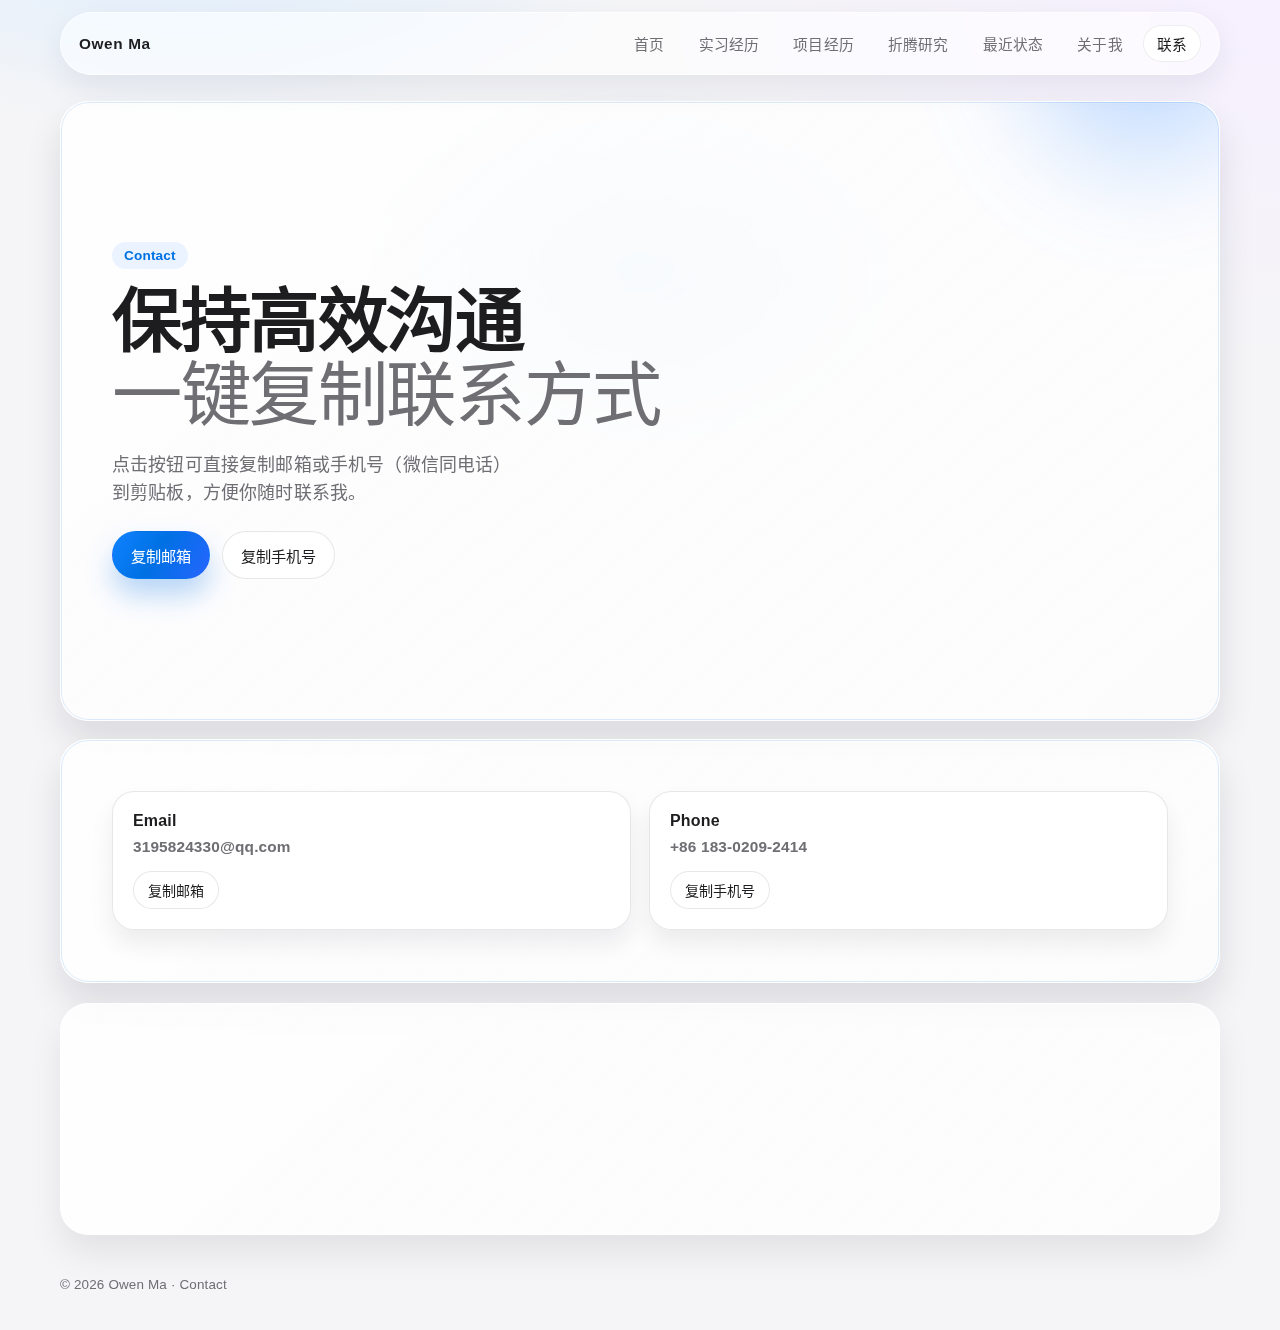
<file: contact.html>
<!doctype html>
<html lang="zh-CN">
  <head>
    <meta charset="utf-8" />
    <meta name="viewport" content="width=device-width, initial-scale=1" />
    <title>联系 | 马炫轩</title>
    <meta name="description" content="联系马炫轩：复制邮箱、复制手机号、简历下载" />
    <link rel="stylesheet" href="./styles.css" />
  </head>
  <body>
    <div class="scroll-progress" aria-hidden="true"></div>
    <header class="site-header">
      <a class="brand" href="./index.html">Owen Ma</a>
      <button class="menu-toggle" aria-expanded="false" aria-controls="site-nav">菜单</button>
      <nav id="site-nav" class="site-nav">
        <a href="./index.html">首页</a>
        <a href="./internship.html">实习经历</a>
        <a href="./projects.html">项目经历</a>
        <a href="./research.html">折腾研究</a>
        <a href="./status.html">最近状态</a>
        <a href="./about.html">关于我</a>
        <a href="./contact.html">联系</a>
      </nav>
    </header>

    <main>
      <section class="hero">
        <div class="reveal-card" data-reveal>
          <p class="eyebrow">Contact</p>
          <h1>
            保持高效沟通<br />
            <span>一键复制联系方式</span>
          </h1>
          <p class="lead">点击按钮可直接复制邮箱或手机号（微信同电话）到剪贴板，方便你随时联系我。</p>
          <div class="hero-actions">
            <button class="btn primary copy-btn" type="button" data-copy-text="3195824330@qq.com" data-copy-label="复制邮箱">
              复制邮箱
            </button>
            <button class="btn secondary copy-btn" type="button" data-copy-text="18302092414" data-copy-label="复制手机号">
              复制手机号
            </button>
          </div>
        </div>
        <figure class="hero-media reveal-card tilt-card" data-reveal>
          <!-- <img src="" alt="马炫轩头像" /> -->
          <figcaption class="badge">Open for Data / AI / Digital Roles</figcaption>
        </figure>
      </section>

      <section>
        <div class="grid two-col">
          <article class="card contact-card reveal-card tilt-card" data-reveal>
            <strong>Email</strong>
            <p class="contact-value">3195824330@qq.com</p>
            <div class="contact-actions">
              <button class="btn secondary copy-btn copy-compact" type="button" data-copy-text="3195824330@qq.com" data-copy-label="复制邮箱">
                复制邮箱
              </button>
            </div>
          </article>

          <article class="card contact-card reveal-card tilt-card" data-reveal>
            <strong>Phone</strong>
            <p class="contact-value">+86 183-0209-2414</p>
            <div class="contact-actions">
              <button class="btn secondary copy-btn copy-compact" type="button" data-copy-text="+86 183-0209-2414" data-copy-label="复制手机号">
                复制手机号
              </button>
            </div>
          </article>
        </div>
      </section>

      <section>
        <div class="title-row reveal-card" data-reveal>
          <h2>简历下载</h2>
          <p class="sub">中英文版本</p>
        </div>
        <div class="hero-actions">
          <a class="btn primary reveal-card" data-reveal href="./简历/AI+产品.pdf" download>下载AI+产品简历</a>
          <a class="btn secondary reveal-card" data-reveal href="./简历/技术面.pdf" download>下载技术面简历</a>
          <a class="btn tertiary reveal-card" data-reveal href="./Owen Ma Resume.pdf" download>Download English Resume</a>
        </div>
      </section>
    </main>

    <footer>© 2026 Owen Ma · Contact</footer>
    <script src="./script.js"></script>
  </body>
</html>
</file>
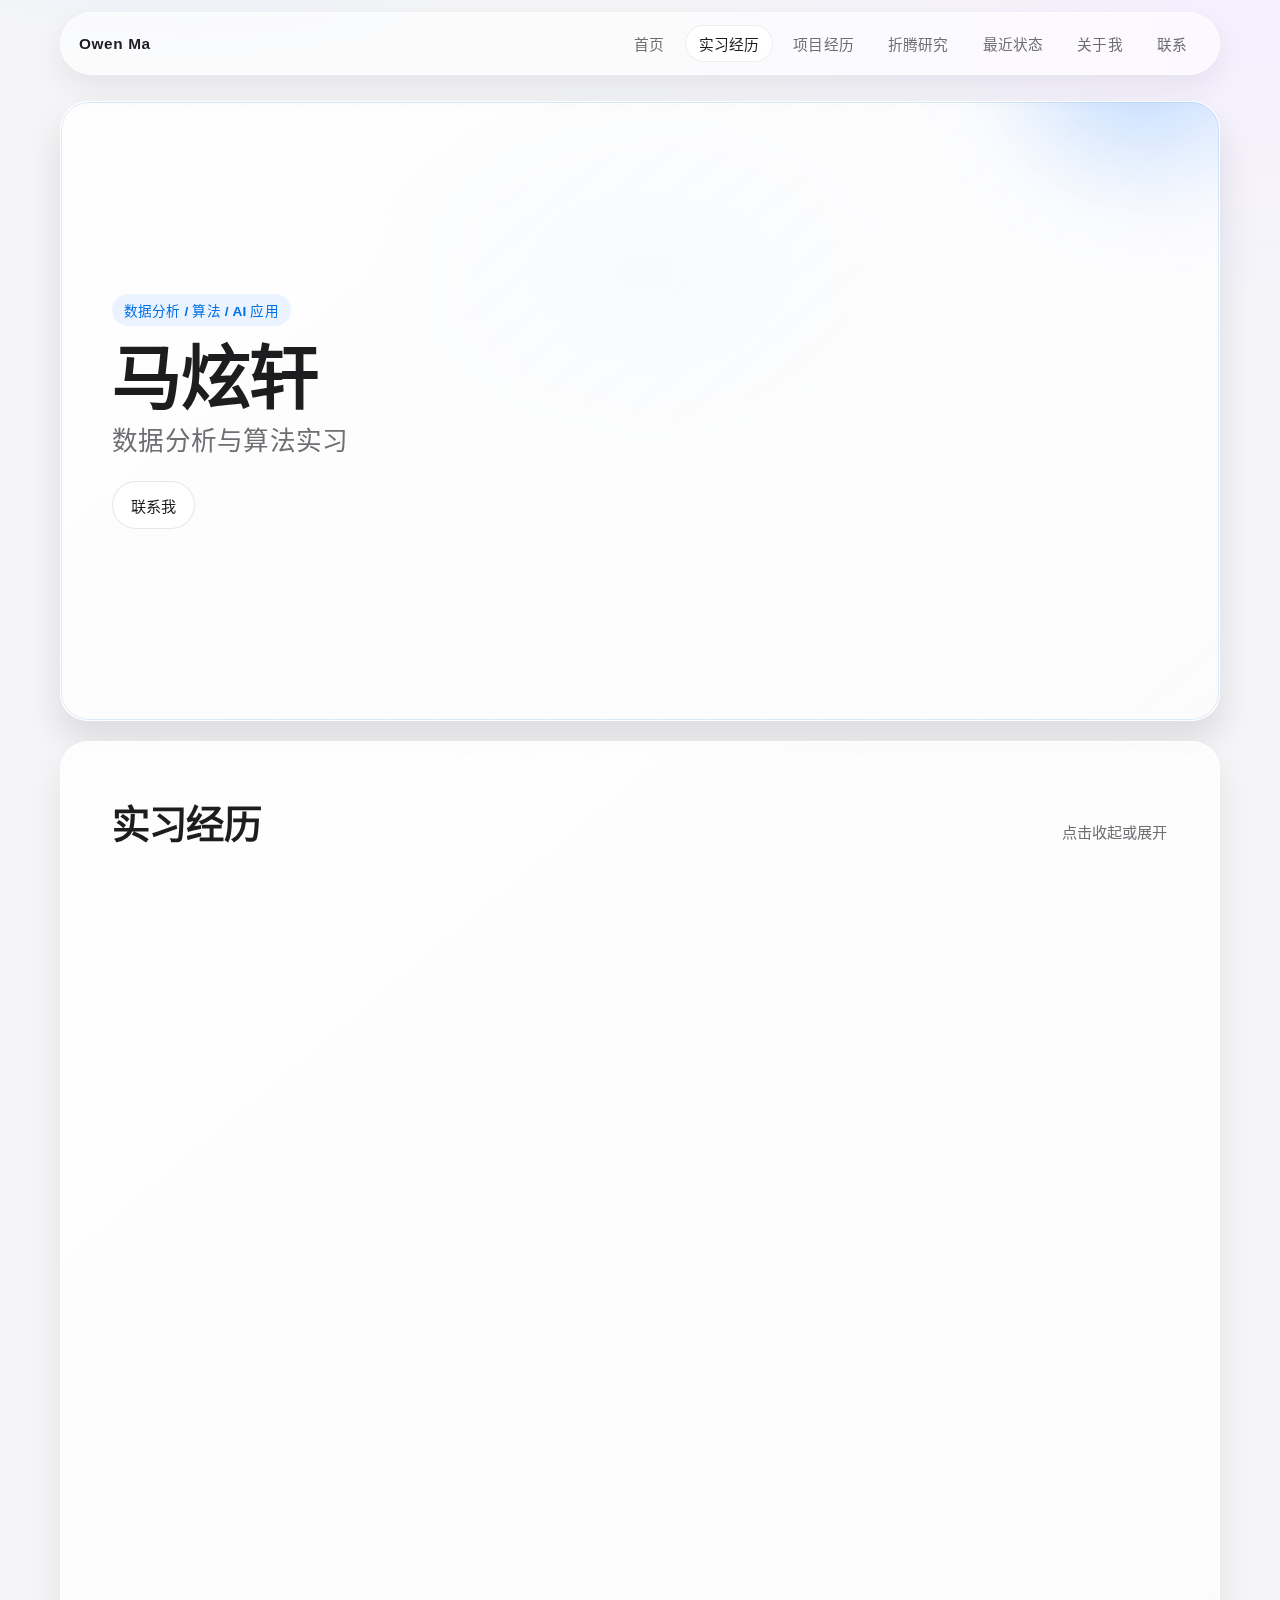
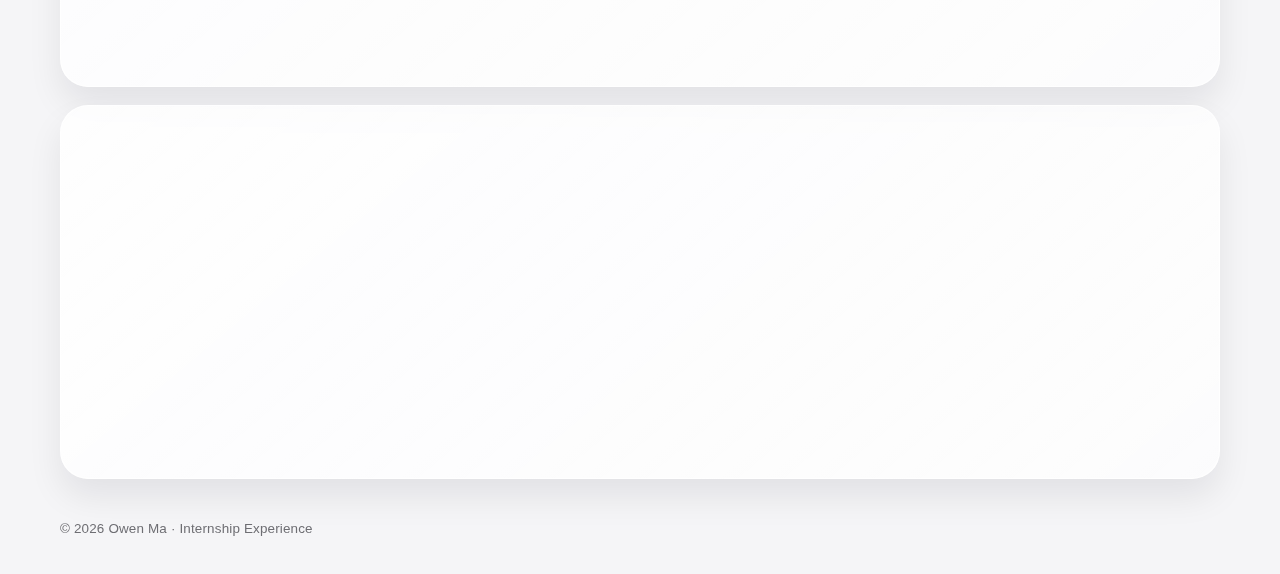
<file: internship.html>
<!doctype html>
<html lang="zh-CN">
  <head>
    <meta charset="utf-8" />
    <meta name="viewport" content="width=device-width, initial-scale=1" />
    <title>实习经历 | 马炫轩</title>
    <meta name="description" content="马炫轩的三段实习经历：广州标点信息、广州智算信息、金域医学。" />
    <link rel="stylesheet" href="./styles.css" />
  </head>
  <body>
    <div class="scroll-progress" aria-hidden="true"></div>
    <header class="site-header">
      <a class="brand" href="./index.html">Owen Ma</a>
      <button class="menu-toggle" aria-expanded="false" aria-controls="site-nav">菜单</button>
      <nav id="site-nav" class="site-nav">
        <a href="./index.html">首页</a>
        <a href="./internship.html">实习经历</a>
        <a href="./projects.html">项目经历</a>
        <a href="./research.html">折腾研究</a>
        <a href="./status.html">最近状态</a>
        <a href="./about.html">关于我</a>
        <a href="./contact.html">联系</a>
      </nav>
    </header>

    <main>
      <section class="hero">
        <div class="reveal-card" data-reveal>
          <p class="eyebrow">数据分析 / 算法 / AI 应用</p>
          <h1>
            马炫轩<br />
            <!-- <span>实习经历</span> -->
            <span class="hero-role">数据分析与算法实习</span>
          </h1>
          <!-- <p class="lead">点击卡片展开</p> -->
          <div class="hero-actions">
            <a class="btn secondary" href="./contact.html">联系我</a>
          </div>
        </div>
        <figure class="hero-media reveal-card" data-reveal>
          <figcaption class="badge">Owen Ma · Data Science Intern</figcaption>
        </figure>
      </section>

      <section>
        <div class="title-row reveal-card" data-reveal>
          <h2>实习经历</h2>
          <p class="sub">点击收起或展开</p>
        </div>

        <div class="detail-list">
          <details class="detail-card reveal-card" data-reveal open>
            <summary>
              <div class="detail-head">
                <h3>1) 广州标点信息 · 产品部数据分析实习生</h3>
                <p>2025.07 - 2025.08</p>
              </div>
              <span class="detail-switch" aria-hidden="true"></span>
            </summary>
            <div class="detail-body">
              <ul class="bullet-list">
                <li>运用波士顿矩阵、CR4/CR8 等市场分析方法，结合数据库数据完成肿瘤药物和抗真菌药物市场分析报告，为产品策略提供数据支撑。</li>
                <li>开发自动化数据分析与办公小程序，使用 ngram、余弦相似度等传统 NLP 与数据处理方法，将日常处理时间从 1 天缩短至 15 分钟。</li>
                <li>参与医药专家数据库的日常维护与更新，熟悉大陆药品市场、一致性评价、医保药品政策，以及 NMPA、CE、ISO 13485 等相关体系。</li>
              </ul>
              <div class="stack-row"><span>Boston Matrix</span><span>CR4 / CR8</span><span>NLP</span><span>Data Analysis</span></div>
              <!-- <figure class="detail-media">
                <svg class="detail-thumb" viewBox="0 0 220 160" role="img" aria-label="广州标点信息实习配图" xmlns="http://www.w3.org/2000/svg">
                  <defs>
                    <linearGradient id="g-intern-1" x1="0" y1="0" x2="1" y2="1">
                      <stop offset="0" stop-color="#eaf3ff" />
                      <stop offset="1" stop-color="#ffffff" />
                    </linearGradient>
                  </defs>
                  <rect width="220" height="160" rx="18" fill="url(#g-intern-1)" />
                  <circle cx="70" cy="72" r="34" fill="#0071e3" opacity="0.14" />
                  <rect x="46" y="60" width="48" height="24" rx="12" fill="#0071e3" opacity="0.72" />
                  <rect x="70" y="60" width="24" height="24" rx="12" fill="#ffffff" />
                  <rect x="126" y="88" width="12" height="34" rx="6" fill="#3455ff" opacity="0.72" />
                  <rect x="146" y="72" width="12" height="50" rx="6" fill="#0071e3" opacity="0.72" />
                  <rect x="166" y="56" width="12" height="66" rx="6" fill="#8bc6ff" opacity="0.95" />
                  <text x="18" y="142" font-family="Segoe UI, PingFang SC, sans-serif" font-size="14" fill="#324456">Market &amp; Data</text>
                </svg>
              </figure> -->
            </div>
          </details>

          <details class="detail-card reveal-card" data-reveal open>
            <summary>
              <div class="detail-head">
                <h3>2) 广州智算信息 · 数字政府业务线算法实习生</h3>
                <p>2025.10 - 2026.03</p>
              </div>
              <span class="detail-switch" aria-hidden="true"></span>
            </summary>
            <div class="detail-body">
              <ul class="bullet-list">
                <li>参与边检系统开发，围绕新疆边境安全实现开发人员跟踪、敌我识别、大模型推训一体等功能，减少人工盯监控时长，提升巡逻与出警针对性。</li>
                <li>参与 AI+人才匹配项目，借助岗位规范化描述与大模型语义匹配，兼顾企业需求与个人求职多样性，已支持多家签约企业落地。</li>
                <li>参与小智知识库开发，完成文本分块策略、BM25 + 向量索引、上下文记忆管理与接口服务化，支持 3+ 业务线智能应用落地，并用于港科广化学实验室论文管理与实验辅助。</li>
                <li>设计员工交接与自动化办公系统，接入知识库、MCP 主流协议与 DOC 暂存能力；公司 11 月内部智能体大赛获一等奖并立项 5 万。相关产品：<a href="https://www.skime.space/" target="_blank" rel="noreferrer">https://www.skime.space/</a></li>
              </ul>
              <div class="stack-row"><span>LLM</span><span>BM25</span><span>Vector Search</span><span>MCP</span></div>
              <!-- <figure class="detail-media"> -->
                <!-- <svg class="detail-thumb" viewBox="0 0 220 160" role="img" aria-label="广州智算信息实习配图" xmlns="http://www.w3.org/2000/svg">
                  <defs>
                    <linearGradient id="g-intern-2" x1="0" y1="0" x2="1" y2="1">
                      <stop offset="0" stop-color="#f6f0ff" />
                      <stop offset="1" stop-color="#ffffff" />
                    </linearGradient>
                  </defs>
                  <rect width="220" height="160" rx="18" fill="url(#g-intern-2)" />
                  <path d="M110 28l56 18v38c0 36-24 62-56 76C78 146 54 120 54 84V46l56-18z" fill="#3455ff" opacity="0.14" />
                  <path d="M110 40l44 14v29c0 28-18 49-44 60-26-11-44-32-44-60V54l44-14z" fill="#0071e3" opacity="0.55" />
                  <circle cx="84" cy="82" r="5" fill="#ffffff" />
                  <circle cx="110" cy="64" r="5" fill="#ffffff" />
                  <circle cx="136" cy="82" r="5" fill="#ffffff" />
                  <circle cx="110" cy="104" r="5" fill="#ffffff" />
                  <path d="M84 82L110 64L136 82L110 104L84 82Z" fill="none" stroke="#ffffff" stroke-width="2" opacity="0.9" />
                  <text x="18" y="142" font-family="Segoe UI, PingFang SC, sans-serif" font-size="14" fill="#324456">Gov &amp; AI</text>
                </svg> -->
              <!-- </figure> -->
            </div>
          </details>

          <details class="detail-card reveal-card" data-reveal open>
            <summary>
              <div class="detail-head">
                <h3>3) 金域医学 · 人工智能与数据科学算法实习生</h3>
                <p>2026.03 - 2026.04</p>
              </div>
              <span class="detail-switch" aria-hidden="true"></span>
            </summary>
            <div class="detail-body">
              <ul class="bullet-list">
                <li>开发双链 DNA、念珠菌丝等细胞识别、检测、分割、分类算法，并部署到医院医疗设备厂商生产环境。</li>
                <li>参与诊疗报告智能体开发，参考小荷健康、百川医疗、蚂蚁阿福等竞品，建设垂直第三方检测数据库，支持原始数据与文献跳转的可解释能力。</li>
                <li>离职前完成内部测试，并接入 PubMed，增强报告生成与医学检索能力。</li>
              </ul>
              <div class="stack-row"><span>CV</span><span>Medical AI</span><span>RAG</span><span>PubMed</span></div>
              <!-- <figure class="detail-media">
                <svg class="detail-thumb" viewBox="0 0 220 160" role="img" aria-label="金域医学实习配图" xmlns="http://www.w3.org/2000/svg">
                  <defs>
                    <linearGradient id="g-intern-3" x1="0" y1="0" x2="1" y2="1">
                      <stop offset="0" stop-color="#d8ecff" />
                      <stop offset="1" stop-color="#ffffff" />
                    </linearGradient>
                  </defs>
                  <rect width="220" height="160" rx="18" fill="url(#g-intern-3)" />
                  <circle cx="84" cy="66" r="26" fill="#0071e3" opacity="0.14" />
                  <rect x="96" y="48" width="62" height="16" rx="8" fill="#0071e3" opacity="0.6" />
                  <rect x="110" y="64" width="18" height="38" rx="9" fill="#0071e3" opacity="0.6" />
                  <rect x="102" y="98" width="86" height="14" rx="7" fill="#3455ff" opacity="0.18" />
                  <rect x="92" y="112" width="106" height="12" rx="6" fill="#3455ff" opacity="0.12" />
                  <path d="M140 64c0 12-10 22-22 22" fill="none" stroke="#ffffff" stroke-width="3" opacity="0.9" />
                  <text x="18" y="142" font-family="Segoe UI, PingFang SC, sans-serif" font-size="14" fill="#324456">Medical AI</text>
                </svg>
              </figure> -->
            </div>
          </details>
        </div>
      </section>

      <section>
        <div class="title-row reveal-card" data-reveal>
          <h2>阶段总结</h2>
          <p class="sub">三段实习的核心能力沉淀</p>
        </div>
        <div class="summary-grid">
          <article class="summary-item reveal-card tilt-card" data-reveal>
            <h3>医药市场分析</h3>
            <p>完成药物市场研究、数据库维护与自动化分析提效。</p>
          </article>
          <article class="summary-item reveal-card tilt-card" data-reveal>
            <h3>数字政府与知识库</h3>
            <p>覆盖边检、人才匹配、知识库与办公自动化场景。</p>
          </article>
          <article class="summary-item reveal-card tilt-card" data-reveal>
            <h3>医疗 AI 落地</h3>
            <p>完成医学图像算法部署与诊疗报告智能体能力接入。</p>
          </article>
        </div>
      </section>
    </main>

    <footer>© 2026 Owen Ma · Internship Experience</footer>
    <script src="./script.js"></script>
  </body>
</html>
</file>
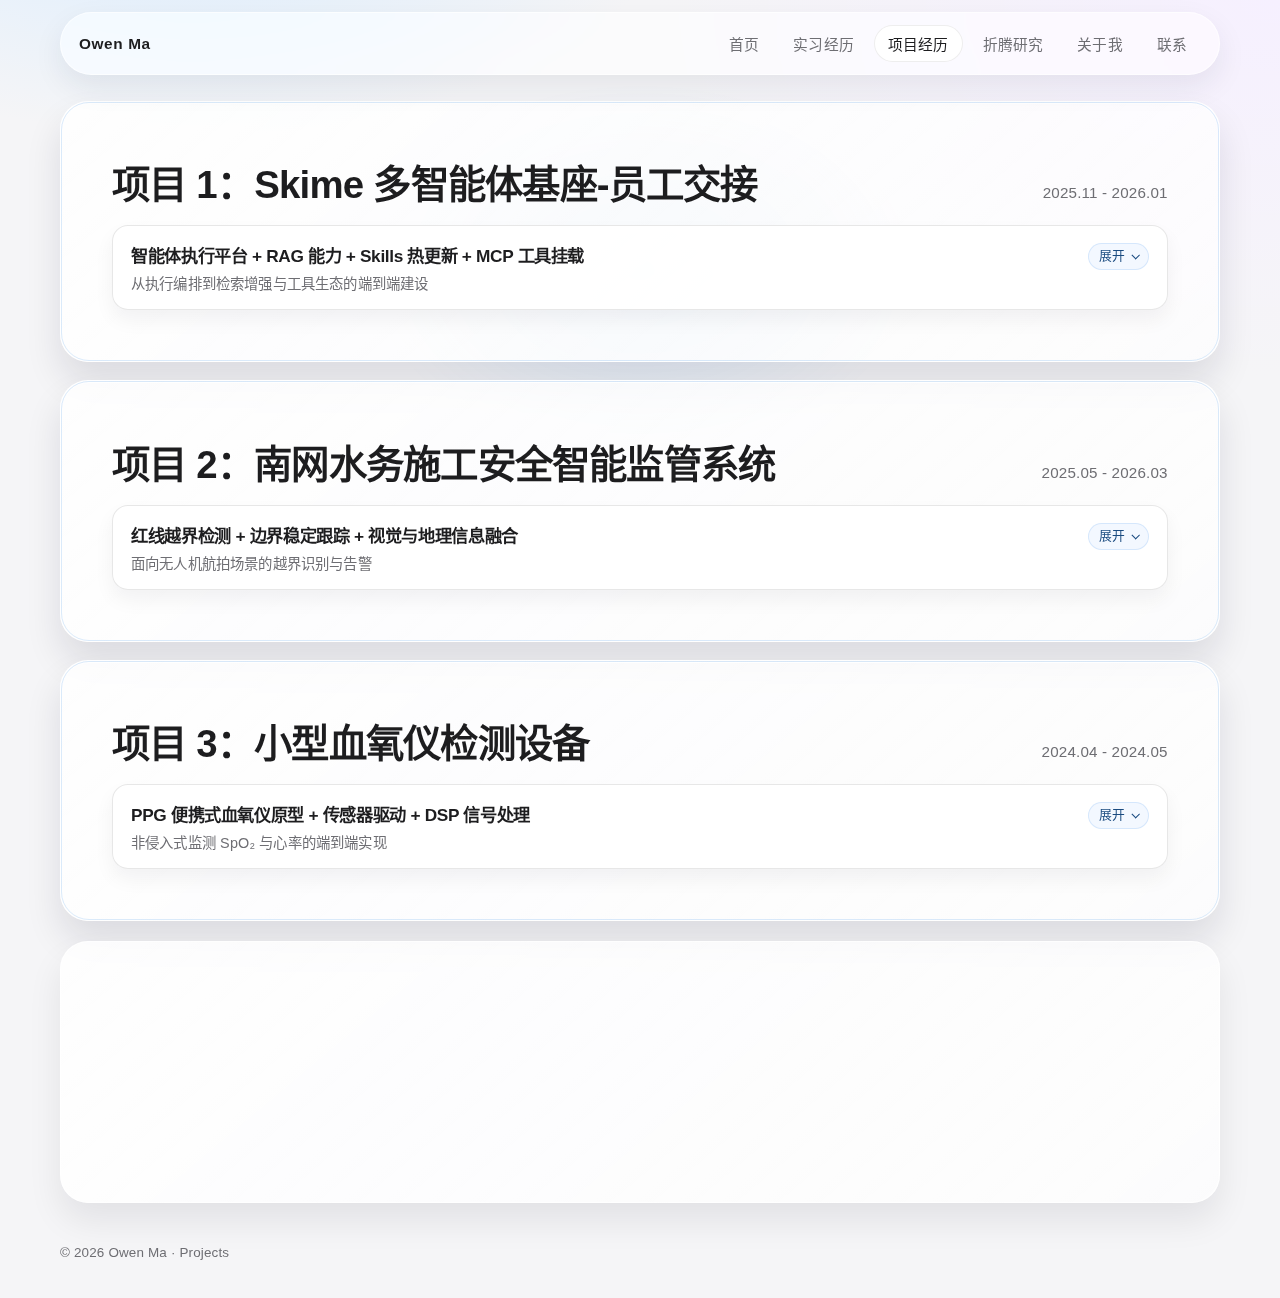
<file: projects.html>
<!doctype html>
<html lang="zh-CN">
  <head>
    <meta charset="utf-8" />
    <meta name="viewport" content="width=device-width, initial-scale=1" />
    <title>项目经历 | 马炫轩</title>
    <meta name="description" content="马炫轩项目经历：多智能体平台、施工安全智能监管、血氧仪原型、医学术语规范化" />
    <link rel="stylesheet" href="./styles.css" />
  </head>
  <body>
    <div class="scroll-progress" aria-hidden="true"></div>
    <header class="site-header">
      <a class="brand" href="./index.html">Owen Ma</a>
      <button class="menu-toggle" aria-expanded="false" aria-controls="site-nav">菜单</button>
      <nav id="site-nav" class="site-nav">
        <a href="./index.html">首页</a>
        <a href="./internship.html">实习经历</a>
        <a href="./projects.html">项目经历</a>
        <a href="./research.html">折腾研究</a>
        <a href="./about.html">关于我</a>
        <a href="./contact.html">联系</a>
      </nav>
    </header>

    <main>


      <section>
        <div class="title-row reveal-card" data-reveal>

          <h2>项目 1：Skime 多智能体基座-员工交接</h2>
          <p class="sub">2025.11 - 2026.01</p>
        </div>

        <details class="detail-card reveal-card" data-reveal>
          <summary>
            <div class="detail-head">
              <h3>智能体执行平台 + RAG 能力 + Skills 热更新 + MCP 工具挂载</h3>
              <p>从执行编排到检索增强与工具生态的端到端建设</p>
            </div>
            <span class="detail-switch" aria-hidden="true"></span>
          </summary>
          <div class="detail-body">
            <ul class="bullet-list">
              <li>平台搭建：基于 FastAPI + 内置 Agents SDK 搭建智能体执行平台，完善任务执行与工具调用流程。</li>
              <li>文档切分：引入 LangChain 的 RecursiveCharacterTextSplitter，实现中英文友好的文档智能切分，并设计降级策略保障 RAG 服务可用性。</li>
              <li>RAG 端到端：Embedding + ChromaDB 完成文档切分、向量化、持久化与相似度检索，构建可复用的检索增强链路。</li>
              <li>Skills 体系：以 SKILL.md + YAML 为载体定义 Agent Skills，通过 SkillRegistryWatchdog 监控实现技能热更新；在智能体侧暴露 load_skill 工具按需加载技能指令，降低上下文压力。</li>
              <li>MCP 管理：平台侧通过 MCPService 管理多种传输方式的 MCP Server，并按 Agent 挂载工具；接入 Code Index MCP，提供代码检索、符号索引与文件系统访问能力。</li>
            </ul>
            <p class="project-result">成果：完成公司 11 月智能体大赛员工交接业务项目内部立项交付；后续独立尝试教育、医药数据项目落地（https://www.skime.space/）。</p>
            <div class="stack-row">
              <span>FastAPI</span>
              <span>Agents SDK</span>
              <span>LangChain</span>
              <span>ChromaDB</span>
              <span>RAG</span>
              <span>MCP</span>
            </div>
          </div>
        </details>
      </section>

      <section>
        <div class="title-row reveal-card" data-reveal>
          <h2>项目 2：南网水务施工安全智能监管系统</h2>
          <p class="sub">2025.05 - 2026.03</p>
        </div>

        <!-- <details class="detail-card reveal-card" data-reveal open> -->
        <details class="detail-card reveal-card" data-reveal>
          <summary>
            <div class="detail-head">
              <h3>红线越界检测 + 边界稳定跟踪 + 视觉与地理信息融合</h3>
              <p>面向无人机航拍场景的越界识别与告警</p>
            </div>
            <span class="detail-switch" aria-hidden="true"></span>
          </summary>
          <div class="detail-body">
            <ul class="bullet-list">
              <li>问题定义：针对红线边界不规则、镜头移动导致边界难以稳定的问题，从纯视觉到地理信息融合设计多套落地方案。</li>
              <li>方案 1（固定镜头）：掩膜 + 目标检测实现越界检测，并加入 30 秒停留判定降低误报。</li>
              <li>方案 2（红线跟踪）：ORB/SIFT 特征匹配 + SAM 分割 + 光流实现红线在运动镜头下的稳定跟踪与越界判定。</li>
              <li>方案 3（地理信息融合）：基于 GPS / 正射影像的经纬度红线映射算法，实现分割式越界检测与空间误差控制。</li>
              <li>工程落地：算法模块接入南网智脑系统，形成可调用的巡检能力组件。</li>
            </ul>
            <p class="project-result">成果：可减少约 80% 的巡检工作量；实现施工越界判断，误差小于 10 米；提交 1 篇基于 DETR 的无人机密集人群识别论文，为项目提供理论支撑。</p>
            <div class="stack-row">
              <span>UAV Vision</span>
              <span>Detection / Segmentation</span>
              <span>ORB / SIFT</span>
              <span>SAM</span>
              <span>Optical Flow</span>
              <span>DETR</span>
              <span>GIS</span>
            </div>
          </div>
        </details>
      </section>

      <section>
        <div class="title-row reveal-card" data-reveal>
          <h2>项目 3：小型血氧仪检测设备</h2>
          <p class="sub">2024.04 - 2024.05</p>
        </div>

        <details class="detail-card reveal-card" data-reveal>
          <summary>
            <div class="detail-head">
              <h3>PPG 便携式血氧仪原型 + 传感器驱动 + DSP 信号处理</h3>
              <p>非侵入式监测 SpO₂ 与心率的端到端实现</p>
            </div>
            <span class="detail-switch" aria-hidden="true"></span>
          </summary>
          <div class="detail-body">
            <ul class="bullet-list">
              <li>项目目标：开发基于光电容积描记法（PPG）的便携式血氧仪原型，用于非侵入式监测血氧饱和度与心率。</li>
              <li>硬件实现：独立负责电路连接与系统调试；采用 STM32 MCU 作为控制核心，配合 MAX30102 传感器与 0.96 寸 OLED 屏进行数据采集与显示。</li>
              <li>算法实现：采用 DSP 方法对原始光电信号进行降噪与滤波，通过傅里叶变换提取有效频域特征，计算 SpO₂ 与 HR 指标。</li>
              <li>系统集成：完成传感器驱动、数据链路与显示链路联调，形成可演示的原型闭环。</li>
            </ul>
            <div class="stack-row">
              <span>STM32</span>
              <span>MAX30102</span>
              <span>PPG</span>
              <span>DSP</span>
              <span>FFT</span>
              <span>OLED</span>
            </div>
          </div>
        </details>
      </section>

      <section>
        <div class="title-row reveal-card" data-reveal>
          <h2>项目 4：基于中文医学大模型的医学术语规范化</h2>
          <p class="sub">2025.03 - 2025.04</p>
        </div>

        <details class="detail-card reveal-card" data-reveal>
          <summary>
            <div class="detail-head">
              <h3>粗筛 + 精判双阶段匹配 + 轻量化协同映射</h3>
              <p>面向临床术语不一致的标准化落地方案</p>
            </div>
            <span class="detail-switch" aria-hidden="true"></span>
          </summary>
          <div class="detail-body">
            <ul class="bullet-list">
              <li>问题背景：临床医生书写术语存在大量不一致（如“心梗”与“心肌梗死”），阻碍医疗数据标准化与后续分析。</li>
              <li>方案设计：提出基于 BERT 的中文大模型协同映射方法，结合相似度计算与文本对匹配的优势，先粗筛后精判。</li>
              <li>工程特点：提供轻量化、低运算成本的双模型匹配机制，兼顾召回与精度，便于在业务系统中部署。</li>
              <li>竞赛结果：在广东生物医学工程设计竞赛（大数据类命题赛道）获得二等奖。</li>
            </ul>
            <p class="project-result">指标：Accuracy 0.8529，Recall 0.7810，F1 0.7709，平均 BLEU 0.4151，平均 ROUGE-1 F1 0.8865。</p>
            <div class="stack-row">
              <span>BERT</span>
              <span>Chinese NLP</span>
              <span>Semantic Similarity</span>
              <span>Text Pair Matching</span>
              <span>Term Normalization</span>
            </div>
          </div>
        </details>
      </section>
    </main>

    <footer>© 2026 Owen Ma · Projects</footer>
    <script src="./script.js"></script>
  </body>
</html>
</file>
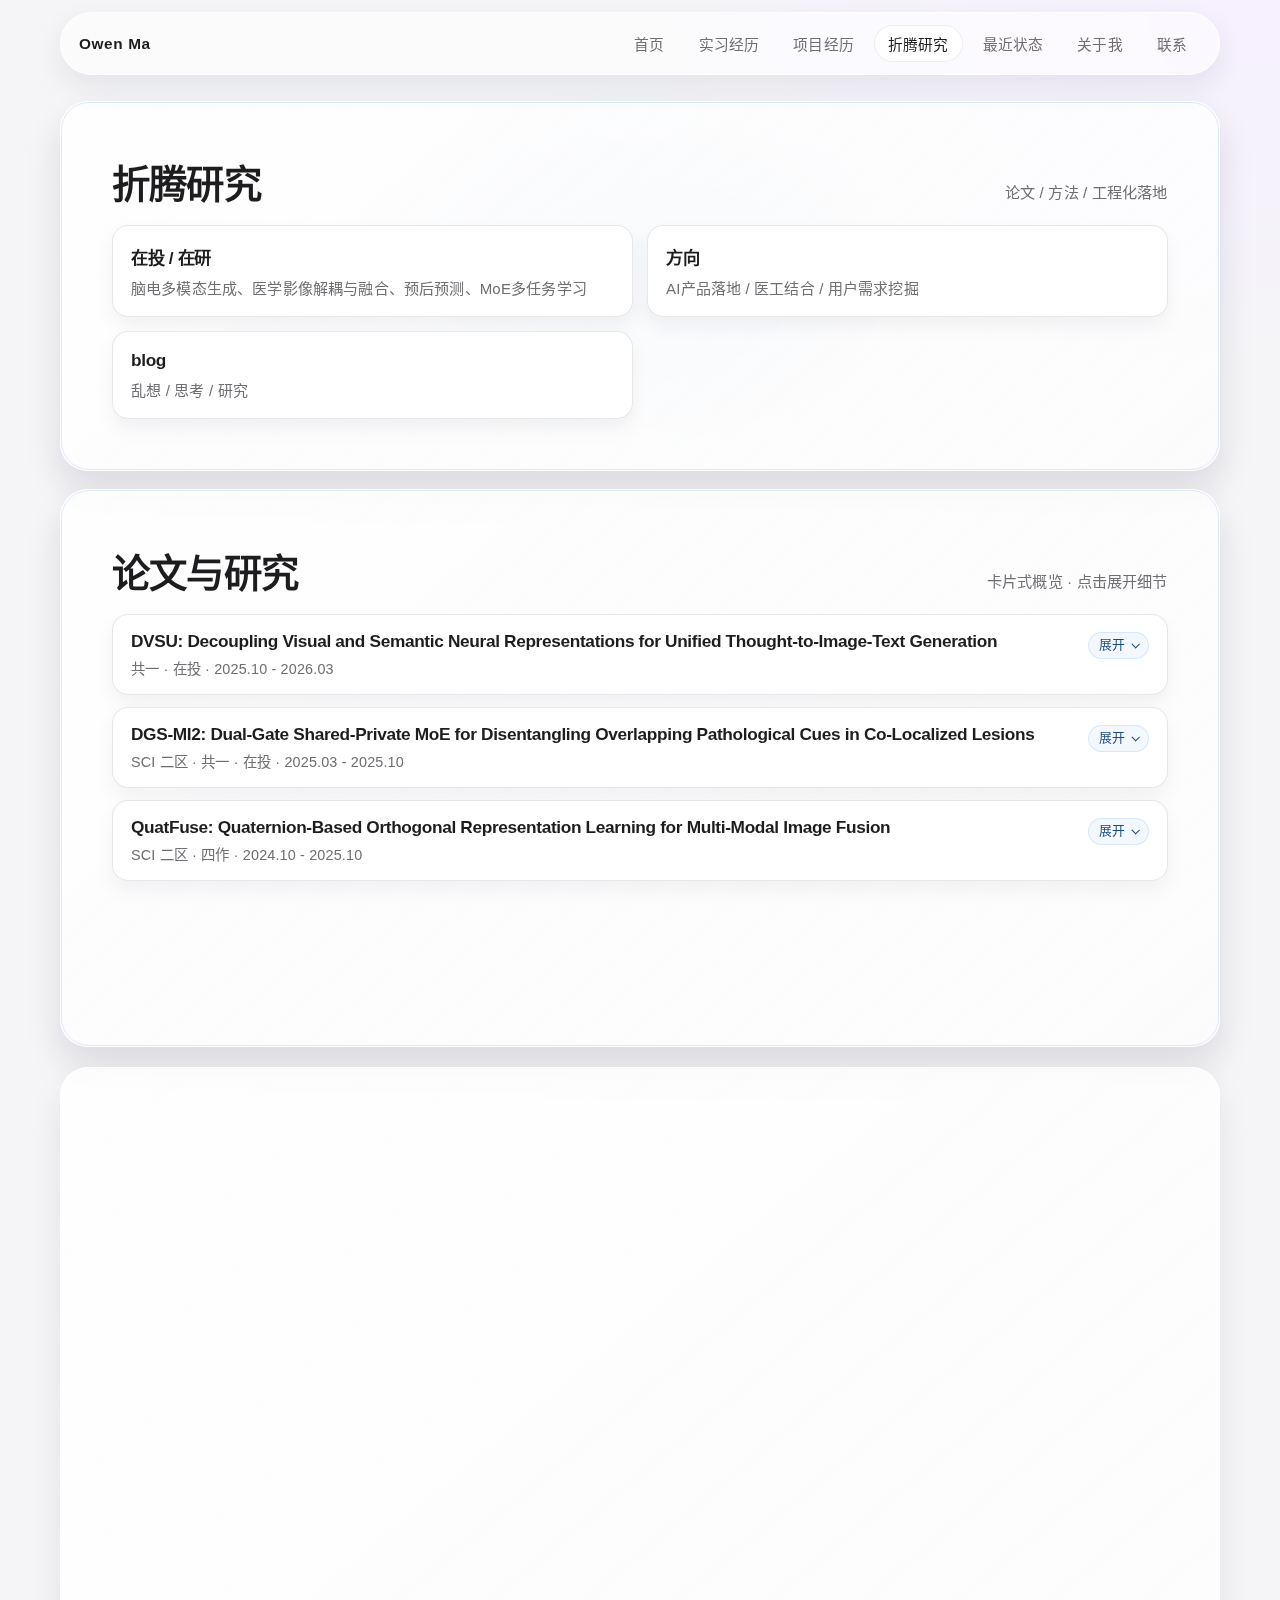
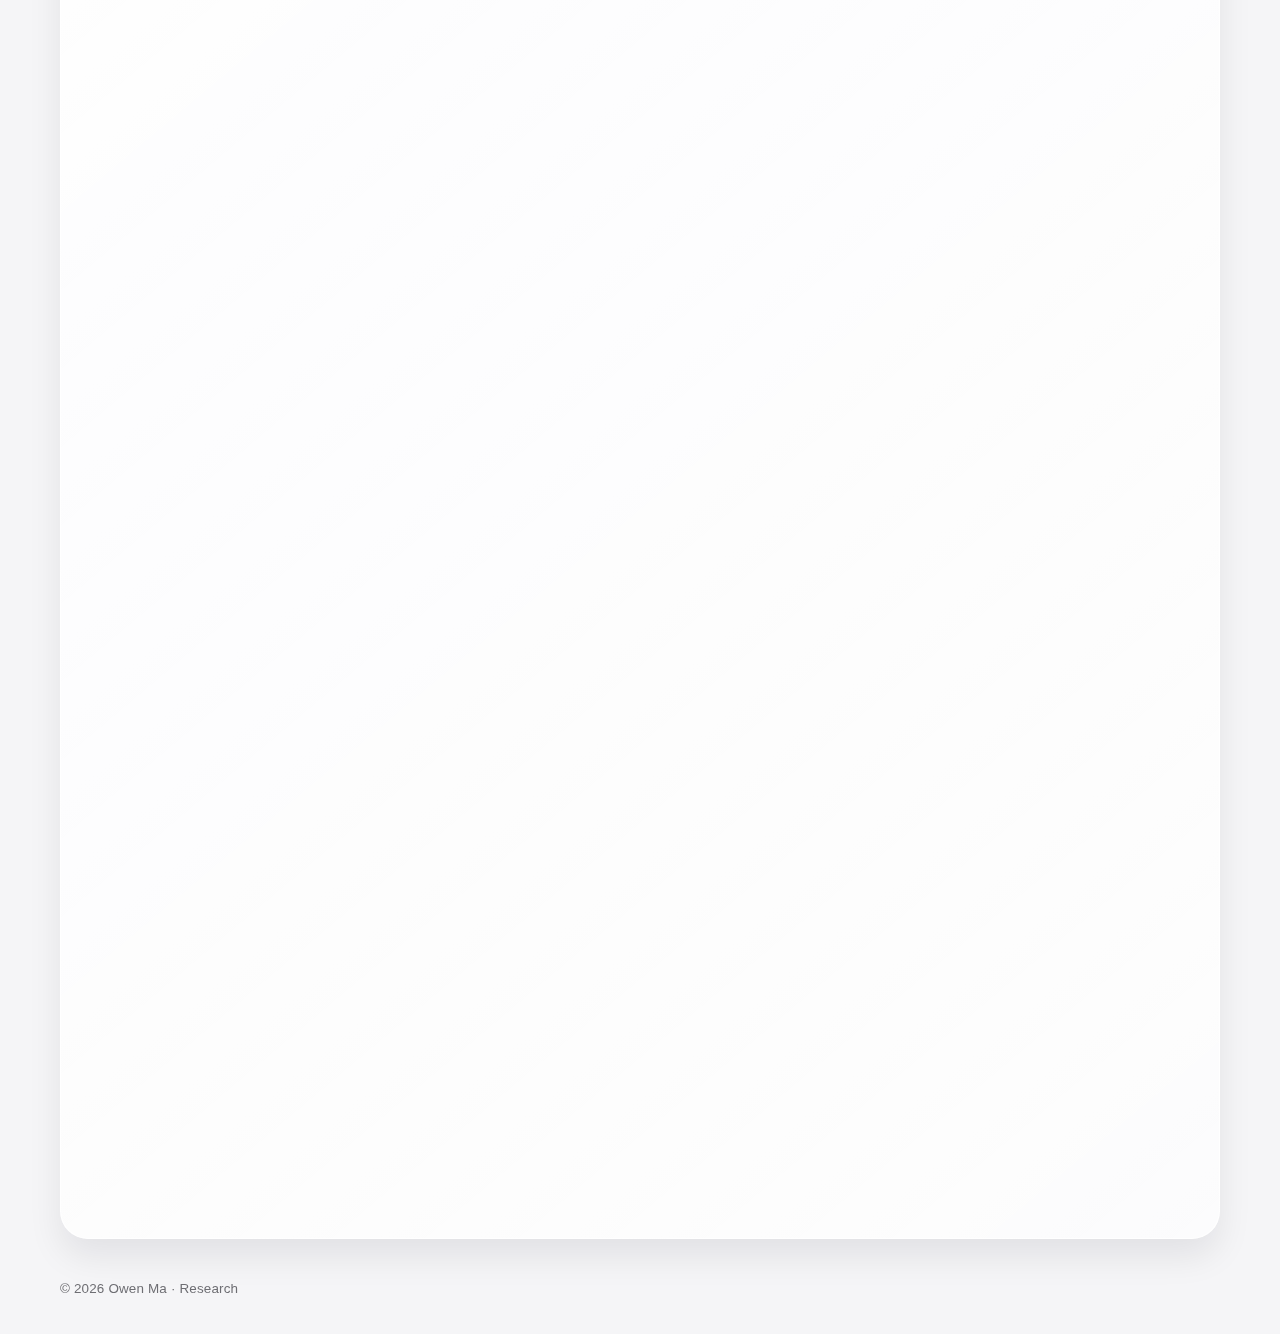
<file: research.html>
<!doctype html>
<html lang="zh-CN">
  <head>
    <meta charset="utf-8" />
    <meta name="viewport" content="width=device-width, initial-scale=1" />
    <title>折腾研究 | 马炫轩</title>
    <meta name="description" content="马炫轩研究：脑电到图像/文本生成、病灶解耦 MoE、四元数多模态融合、鼻咽癌预后预测；以及 Blog 文章。" />
    <link rel="stylesheet" href="./styles.css" />
  </head>
  <body>
    <div class="scroll-progress" aria-hidden="true"></div>
    <header class="site-header">
      <a class="brand" href="./index.html">Owen Ma</a>
      <button class="menu-toggle" aria-expanded="false" aria-controls="site-nav">菜单</button>
      <nav id="site-nav" class="site-nav">
        <a href="./index.html">首页</a>
        <a href="./internship.html">实习经历</a>
        <a href="./projects.html">项目经历</a>
        <a href="./research.html">折腾研究</a>
        <a href="./status.html">最近状态</a>
        <a href="./about.html">关于我</a>
        <a href="./contact.html">联系</a>
      </nav>
    </header>

    <main>
      <section>
        <div class="title-row reveal-card" data-reveal>
          <h2>折腾研究</h2>
          <p class="sub">论文 / 方法 / 工程化落地</p>
        </div>
        <div class="summary-grid">
          <div class="summary-item reveal-card" data-reveal>
            <h3>在投 / 在研</h3>
            <p>脑电多模态生成、医学影像解耦与融合、预后预测、MoE多任务学习</p>
          </div>
          <div class="summary-item reveal-card" data-reveal>
            <h3>方向</h3>
            <p>AI产品落地 / 医工结合 / 用户需求挖掘</p>
          </div>
          <div class="summary-item reveal-card" data-reveal>
            <h3>blog</h3>
            <p>乱想 / 思考 / 研究</p>
          </div>
        </div>
      </section>

      <section>
        <div class="title-row reveal-card" data-reveal>
          <h2>论文与研究</h2>
          <p class="sub">卡片式概览 · 点击展开细节</p>
        </div>

        <div class="detail-list">
          <details class="detail-card reveal-card" data-reveal>
            <summary>
              <div class="detail-head">
                <h3>DVSU: Decoupling Visual and Semantic Neural Representations for Unified Thought-to-Image-Text Generation</h3>
                <p>共一 · 在投 · 2025.10 - 2026.03</p>
              </div>
              <span class="detail-switch" aria-hidden="true"></span>
            </summary>
            <div class="detail-body">
              <ul class="bullet-list">
                <li>MoE Encoder：视觉 / 语义 / 全局专家，缓解 EEG 特征混杂，提取独立且互补的神经表征流。</li>
                <li>三重对比学习：强化视觉专家对形状纹理的捕获、语义专家对高层概念的理解。</li>
                <li>Neural-Semantic Bridge：基于交叉注意力，两阶段训练将连续脑电特征对齐至大模型语义空间。</li>
                <li>全链路重建：从感知（EEG）到认知（LLM）再到表达（图像 / 文本）的多模态生成。</li>
              </ul>
              <div class="stack-row">
                <span>EEG</span>
                <span>MoE</span>
                <span>Contrastive Learning</span>
                <span>Cross Attention</span>
                <span>LLM</span>
                <span>Generation</span>
              </div>
            </div>
          </details>

          <details class="detail-card reveal-card" data-reveal>
            <summary>
              <div class="detail-head">
                <h3>DGS-MI2: Dual-Gate Shared-Private MoE for Disentangling Overlapping Pathological Cues in Co-Localized Lesions</h3>
                <p>SCI 二区 · 共一 · 在投 · 2025.03 - 2025.10</p>
              </div>
              <span class="detail-switch" aria-hidden="true"></span>
            </summary>
            <div class="detail-body">
              <ul class="bullet-list">
                <li>双重门控：动态控制共享 / 私有特征流，缓解共定位病灶区域的特征纠缠。</li>
                <li>Shared-Private MoE：通过可学习路由复用共享知识，同时学习标签特异性表示。</li>
                <li>双重互信息对比：最大化私有特征判别力，压缩类内差异，提升重叠病灶识别稳定性。</li>
              </ul>
              <div class="stack-row">
                <span>Medical Imaging</span>
                <span>MoE</span>
                <span>Disentanglement</span>
                <span>Supervised Contrastive</span>
                <span>Mutual Information</span>
              </div>
            </div>
          </details>

          <details class="detail-card reveal-card" data-reveal>
            <summary>
              <div class="detail-head">
                <h3>QuatFuse: Quaternion-Based Orthogonal Representation Learning for Multi-Modal Image Fusion</h3>
                <p>SCI 二区 · 四作 · 2024.10 - 2025.10</p>
              </div>
              <span class="detail-switch" aria-hidden="true"></span>
            </summary>
            <div class="detail-body">
              <ul class="bullet-list">
                <li>四元数代数：显式建模跨模态复杂交互，避免仅做拼接/加权导致的关联丢失。</li>
                <li>正交自适应模块：基于 Gram-Schmidt 正交化生成可学习正交投影权重，解耦冗余特征。</li>
                <li>频域聚合 + 哈密顿积融合：在频域实现跨通道自适应加权，并在四元数空间完成深度融合与相位耦合。</li>
              </ul>
              <div class="stack-row">
                <span>Quaternion</span>
                <span>Orthogonalization</span>
                <span>Frequency Domain</span>
                <span>Hamilton Product</span>
                <span>Image Fusion</span>
              </div>
            </div>
          </details>

          <details class="detail-card reveal-card" data-reveal>
            <summary>
              <div class="detail-head">
                <h3>SAM-MRI: Segmentation-Assisted Multimodal MRI Deep Learning for Prognostic Prediction in Locally Advanced Nasopharyngeal Carcinoma</h3>
                <p>会议 · 四作 · 2024.09 - 2025.08</p>
              </div>
              <span class="detail-switch" aria-hidden="true"></span>
            </summary>
            <div class="detail-body">
              <ul class="bullet-list">
                <li>病灶定位分割：改进 3D U-Net，并集成注意力门控跳跃连接，生成体素级肿瘤概率图。</li>
                <li>目标引导级联生存：概率图与多模态 MRI 早期融合，级联多尺度特征提取，同时捕捉细粒度形态与全局瘤周上下文。</li>
              </ul>
              <div class="stack-row">
                <span>3D U-Net</span>
                <span>Attention Gate</span>
                <span>Multimodal MRI</span>
                <span>Survival Prediction</span>
              </div>
            </div>
          </details>
        </div>
      </section>

      <section>
        <div class="title-row reveal-card" data-reveal>
          <h2>Blog</h2>
          <p class="sub">从 blog_file 加载 Markdown</p>
        </div>

        <div class="blog-shell" data-blog-index="./blog_file/index.json" data-blog-root="./blog_file">
          <div class="card reveal-card" data-reveal>
            <h3>文章列表</h3>
            <p class="muted">支持点击加载，也支持通过链接分享具体文章。</p>
            <ul class="blog-posts" data-blog-list></ul>
          </div>

          <div class="card reveal-card" data-reveal>
            <div class="blog-view-head">
              <h3 data-blog-title>选择一篇文章</h3>
              <p class="muted" data-blog-meta></p>
            </div>
            <div class="md-content" data-blog-content></div>
          </div>
        </div>
      </section>
    </main>

    <footer>© 2026 Owen Ma · Research</footer>
    <script src="./script.js"></script>
  </body>
</html>
</file>
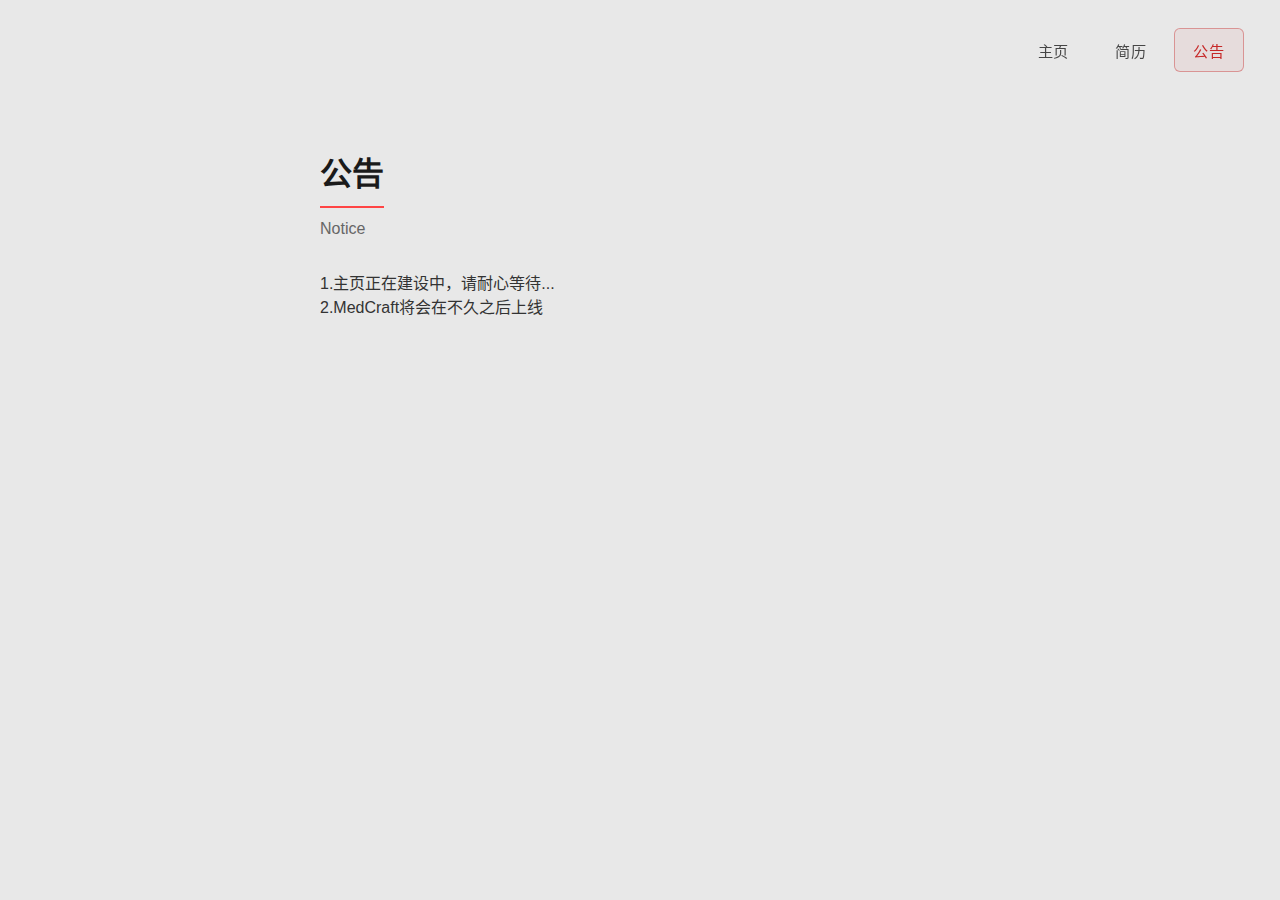
<file: pages/notice.html>
<!DOCTYPE html>
<html lang="zh-CN">
<head>
    <meta charset="UTF-8">
    <meta name="viewport" content="width=device-width, initial-scale=1.0">
    <title>公告 · 白怿</title>
    <link rel="stylesheet" href="https://cdnjs.cloudflare.com/ajax/libs/font-awesome/6.4.0/css/all.min.css">
    <link rel="stylesheet" href="../css/style.css">
</head>
<body class="page-notice">
    <nav class="site-nav">
        <a href="../index.html">主页</a>
        <a href="resume.html">简历</a>
        <a href="notice.html" class="active">公告</a>
    </nav>

    <div class="page-wrap">
        <div class="container">
            <h1>公告</h1>
            <p class="subtitle">Notice</p>
            <p>1.主页正在建设中，请耐心等待...</p>
            <p>2.MedCraft将会在不久之后上线<p>
            </p>
            </p>
        </div>
    </div>
</body>
</html>
</file>
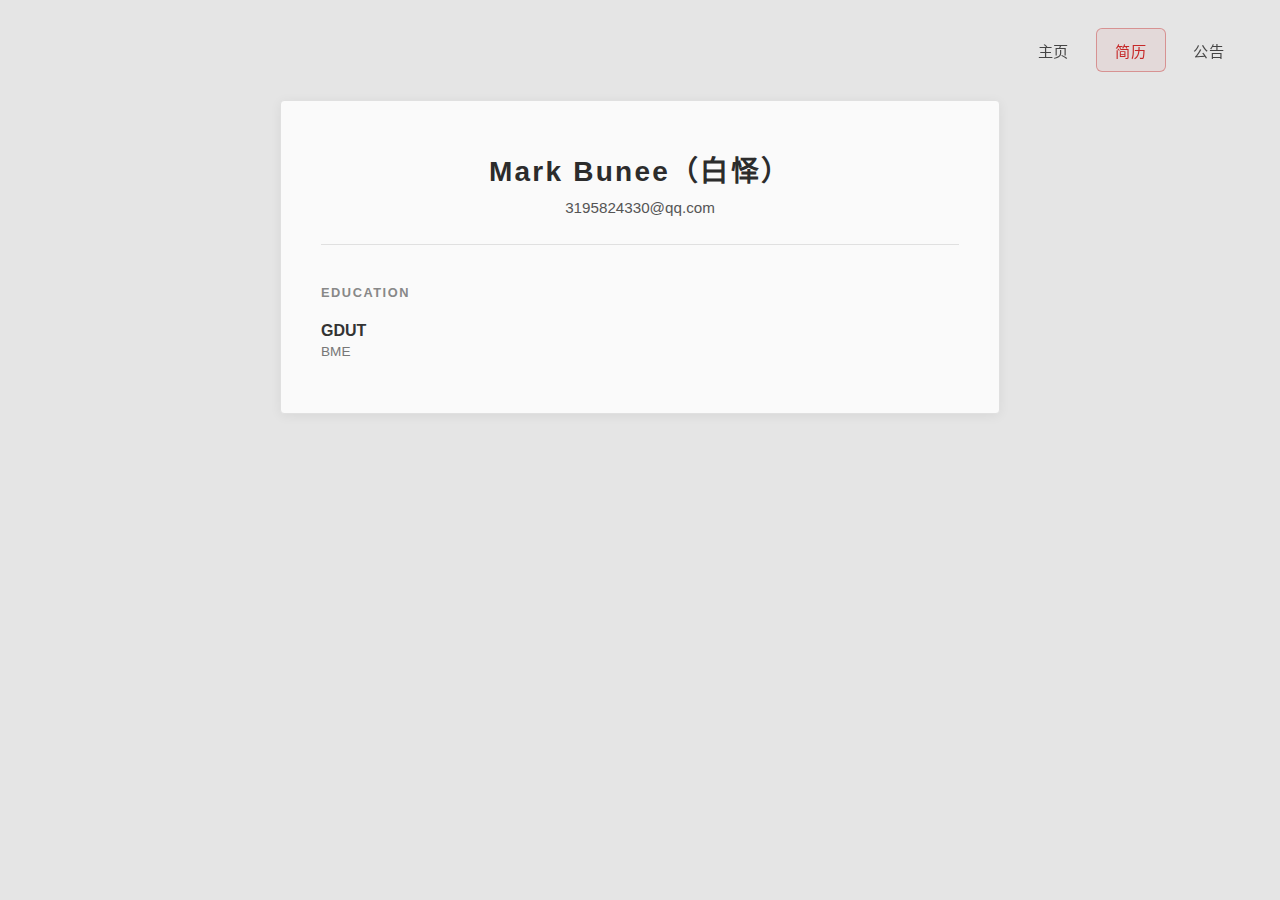
<file: pages/resume.html>
<!DOCTYPE html>
<html lang="zh-CN">
<head>
    <meta charset="UTF-8">
    <meta name="viewport" content="width=device-width, initial-scale=1.0">
    <title>简历 · 白怿</title>
    <link rel="stylesheet" href="../css/style.css">
</head>
<body class="page-resume">
    <nav class="site-nav">
        <a href="../index.html">主页</a>
        <a href="resume.html" class="active">简历</a>
        <a href="notice.html">公告</a>
    </nav>

    <div class="page-wrap resume-wrap">
        <div class="resume container">
            <header class="resume-header">
                <h1>Mark Bunee（白怿）</h1>
                <p class="resume-meta">
                    <a href="mailto:3195824330@qq.com">3195824330@qq.com</a>
                </p>
            </header>

            <section class="resume-section">
                <h2>Education</h2>
                <div class="resume-item">
                    <span class="resume-item-title">GDUT</span>
                    <span class="resume-item-meta">BME</span>
                </div>
            </section>

            <!-- <section class="resume-section">
                <h2>工作 / 项目经历</h2>
                <div class="resume-item">
                    <span class="resume-item-title">项目或公司名称</span>
                    <span class="resume-item-meta">角色 · 20xx — 至今</span>
                    <p class="resume-item-desc">简要描述职责与成果，可多条并列。</p>
                </div>
                <div class="resume-item">
                    <span class="resume-item-title">另一段经历</span>
                    <span class="resume-item-meta">角色 · 20xx — 20xx</span>
                    <p class="resume-item-desc">描述内容。</p>
                </div>
            </section> -->

            <!-- <section class="resume-section">
                <h2>技能</h2>
                <p class="resume-skill">可在此填写技能标签，如：前端开发、设计、写作等。</p>
            </section> -->
        </div>
    </div>
</body>
</html>
</file>
<file: styles.css>
:root {
  --bg: #f5f5f7;
  --bg-alt: #ffffff;
  --text: #1d1d1f;
  --muted: #6e6e73;
  --accent: #0071e3;
  --accent-soft: #eaf3ff;
  --surface: rgba(255, 255, 255, 0.76);
  --surface-solid: #ffffff;
  --border: rgba(20, 20, 20, 0.1);
  --radius-xl: 28px;
  --radius-lg: 22px;
  --radius-md: 16px;
  --shadow-lg: 0 34px 70px rgba(10, 15, 30, 0.12);
  --shadow-md: 0 18px 34px rgba(10, 15, 30, 0.08);
  --mouse-x: 50vw;
  --mouse-y: 30vh;
  --max-width: 1160px;
}

*,
*::before,
*::after {
  box-sizing: border-box;
}

html {
  scroll-behavior: smooth;
}

body {
  margin: 0;
  color: var(--text);
  background:
    radial-gradient(720px 380px at 15% -10%, #d8ecff 0%, transparent 70%),
    radial-gradient(900px 540px at 100% 0%, #f6f0ff 0%, transparent 70%),
    var(--bg);
  font-family: "SF Pro Display", "SF Pro Text", "PingFang SC", "Helvetica Neue", "Segoe UI", sans-serif;
  letter-spacing: 0.01em;
  min-height: 100vh;
}

body.page-home {
  background:
    radial-gradient(720px 380px at 15% -10%, rgba(216, 236, 255, 0.75) 0%, transparent 50%),
    radial-gradient(900px 540px at 100% 0%, rgba(246, 240, 255, 0.72) 0%, transparent 50%),
    linear-gradient(180deg, rgba(245, 245, 247, 0.62) 0%, rgba(245, 245, 247, 0.92) 52%),
    url("./images/githubbg.jpg") center / cover fixed,
    var(--bg);
}

body::before {
  content: "";
  position: fixed;
  inset: 0;
  z-index: -1;
  pointer-events: none;
  background: radial-gradient(380px 260px at var(--mouse-x) var(--mouse-y), rgba(0, 113, 227, 0.11) 0%, transparent 72%);
}

a {
  color: inherit;
  text-decoration: none;
}

img {
  max-width: 100%;
  display: block;
}

.scroll-progress {
  position: fixed;
  top: 0;
  left: 0;
  width: 100%;
  height: 3px;
  transform-origin: 0 50%;
  transform: scaleX(0);
  background: linear-gradient(90deg, #8bc6ff 0%, #0071e3 60%, #3455ff 100%);
  z-index: 120;
}

.site-header {
  position: sticky;
  top: 10px;
  z-index: 100;
  margin: 12px auto 0;
  width: min(calc(100% - 24px), var(--max-width));
  display: flex;
  align-items: center;
  justify-content: space-between;
  padding: 12px 18px;
  border: 1px solid rgba(255, 255, 255, 0.65);
  border-radius: 999px;
  background: rgba(255, 255, 255, 0.58);
  backdrop-filter: saturate(180%) blur(16px);
  box-shadow: 0 12px 30px rgba(30, 40, 60, 0.08);
  transition: padding 0.28s ease, box-shadow 0.28s ease, background-color 0.28s ease, transform 0.28s ease;
}

.site-header.is-compact {
  padding: 9px 14px;
  transform: translateY(-1px);
  background: rgba(255, 255, 255, 0.74);
  box-shadow: 0 8px 22px rgba(30, 40, 60, 0.1);
}

.brand {
  font-weight: 640;
  font-size: 0.96rem;
  letter-spacing: 0.04em;
}

.site-nav {
  display: flex;
  align-items: center;
  gap: 6px;
}

.site-nav a {
  padding: 8px 14px;
  border-radius: 999px;
  color: var(--muted);
  font-size: 0.92rem;
  transition: background-color 0.24s ease, color 0.24s ease, transform 0.24s ease;
}

.site-nav a:hover {
  transform: translateY(-1px);
  color: var(--text);
  background: rgba(255, 255, 255, 0.82);
}

.site-nav a[aria-current="page"] {
  color: var(--text);
  background: rgba(255, 255, 255, 0.95);
  box-shadow: inset 0 0 0 1px rgba(20, 20, 20, 0.07);
}

.menu-toggle {
  display: none;
  appearance: none;
  border: 1px solid var(--border);
  background: var(--surface-solid);
  border-radius: 999px;
  padding: 7px 12px;
  color: var(--text);
  font-size: 0.9rem;
}

main {
  width: min(calc(100% - 28px), var(--max-width));
  margin: 28px auto 42px;
  transition: opacity 0.34s ease, transform 0.34s ease;
}

body.is-leaving main {
  opacity: 0;
  transform: translateY(14px);
}

section {
  margin: 18px 0;
  padding: clamp(26px, 4vw, 52px);
  border-radius: var(--radius-xl);
  border: 1px solid rgba(255, 255, 255, 0.75);
  background: linear-gradient(140deg, rgba(255, 255, 255, 0.86) 0%, rgba(255, 255, 255, 0.72) 100%);
  box-shadow: var(--shadow-md);
  position: relative;
  transition: transform 0.42s ease, box-shadow 0.42s ease, border-color 0.42s ease;
}

section::before {
  content: "";
  position: absolute;
  inset: 0;
  border-radius: inherit;
  border: 1px solid transparent;
  pointer-events: none;
  transition: border-color 0.42s ease, box-shadow 0.42s ease;
}

section.section-active {
  transform: translateY(-2px);
  box-shadow: 0 20px 36px rgba(14, 22, 42, 0.11);
}

section.section-active::before {
  border-color: rgba(0, 113, 227, 0.14);
  box-shadow: inset 0 1px 0 rgba(255, 255, 255, 0.85);
}

.hero {
  display: grid;
  grid-template-columns: 1.12fr 0.88fr;
  gap: clamp(18px, 3.4vw, 42px);
  align-items: center;
  min-height: clamp(420px, 70vh, 620px);
  overflow: hidden;
  position: relative;
}

.hero::after {
  content: "";
  position: absolute;
  inset: -40% -10% auto auto;
  width: 380px;
  height: 380px;
  border-radius: 50%;
  filter: blur(40px);
  background: radial-gradient(circle at 50% 50%, rgba(72, 156, 255, 0.42), transparent 65%);
  pointer-events: none;
}

.eyebrow {
  display: inline-flex;
  align-items: center;
  gap: 8px;
  margin: 0 0 16px;
  padding: 6px 12px;
  border-radius: 999px;
  background: var(--accent-soft);
  color: var(--accent);
  font-weight: 560;
  font-size: 0.85rem;
}

h1,
h2,
h3 {
  margin: 0;
  letter-spacing: -0.02em;
}

h1 {
  font-size: clamp(2rem, 6vw, 4.4rem);
  line-height: 1.05;
}

h1 span {
  color: var(--muted);
  font-weight: 550;
}

h1 .hero-role {
  display: block;
  margin-top: 10px;
  font-size: clamp(1.15rem, 2vw, 1.85rem);
  line-height: 1.2;
  letter-spacing: 0.01em;
}

.lead {
  margin: 18px 0 0;
  color: var(--muted);
  font-size: clamp(1rem, 1.4vw, 1.2rem);
  line-height: 1.58;
  max-width: 40ch;
}

.hero-actions {
  margin-top: 24px;
  display: flex;
  flex-wrap: wrap;
  gap: 12px;
}

.btn {
  position: relative;
  display: inline-flex;
  align-items: center;
  justify-content: center;
  gap: 8px;
  padding: 12px 18px;
  border-radius: 999px;
  border: 1px solid transparent;
  font-size: 0.95rem;
  font-weight: 560;
  transition: transform 0.22s ease, box-shadow 0.28s ease, background-color 0.24s ease, color 0.24s ease;
  will-change: transform;
}

.btn.primary {
  color: #fff;
  background: linear-gradient(120deg, #0f82ff 0%, #0071e3 45%, #2665ff 100%);
  box-shadow: 0 16px 28px rgba(0, 113, 227, 0.28);
}

.btn.secondary {
  color: var(--text);
  border-color: var(--border);
  background: rgba(255, 255, 255, 0.85);
}

.btn:hover {
  transform: translateY(-2px);
}

.btn:active {
  transform: translateY(0);
}

.hero-media {
  position: relative;
  border-radius: var(--radius-xl);
  overflow: hidden;
  box-shadow: var(--shadow-lg);
  background: #dfe8f3;
}

.hero-media img {
  width: 100%;
  height: clamp(320px, 50vw, 540px);
  object-fit: cover;
}

.about-hero-media img {
  object-position: center center;
}

.badge {
  position: absolute;
  left: 14px;
  bottom: 14px;
  padding: 8px 12px;
  border-radius: 999px;
  background: rgba(255, 255, 255, 0.86);
  backdrop-filter: blur(10px);
  font-size: 0.82rem;
  color: var(--muted);
}

.grid {
  display: grid;
  gap: clamp(12px, 1.8vw, 18px);
}

.two-col {
  grid-template-columns: repeat(2, minmax(0, 1fr));
}

.three-col {
  grid-template-columns: repeat(3, minmax(0, 1fr));
}

.card {
  border-radius: var(--radius-lg);
  border: 1px solid var(--border);
  background: var(--surface);
  box-shadow: 0 14px 24px rgba(16, 18, 30, 0.07);
  padding: 20px;
}

.card h3 {
  font-size: 1.18rem;
  margin-bottom: 8px;
}

.card p {
  margin: 0;
  color: var(--muted);
  line-height: 1.58;
  font-size: 0.96rem;
}

.card-link {
  display: flex;
  flex-direction: column;
  min-height: 100%;
  color: inherit;
}

.card-jump {
  margin-top: 14px;
  display: inline-flex;
  align-items: center;
  gap: 6px;
  font-size: 0.84rem;
  font-weight: 600;
  color: var(--accent);
  transition: transform 0.22s ease;
}

.card-jump::after {
  content: "";
  width: 7px;
  height: 7px;
  border-top: 1.8px solid currentColor;
  border-right: 1.8px solid currentColor;
  transform: rotate(45deg);
}

.card-link:hover .card-jump {
  transform: translateX(2px);
}

.card-image {
  width: 100%;
  height: 220px;
  border-radius: 14px;
  object-fit: cover;
  margin-bottom: 12px;
  box-shadow: 0 10px 18px rgba(16, 18, 30, 0.08);
}

.hobby-stage {
  display: grid;
  grid-template-columns: repeat(12, minmax(0, 1fr));
  grid-template-rows: repeat(2, minmax(220px, auto));
  gap: 16px;
}

.hobby-tile {
  position: relative;
  border-radius: 24px;
  overflow: hidden;
  border: 1px solid rgba(255, 255, 255, 0.58);
  box-shadow: 0 20px 36px rgba(12, 24, 44, 0.14);
  background: #c9d7e7;
  min-height: 220px;
}

.hobby-feature {
  grid-column: 1 / span 4;
  grid-row: 1 / span 2;
  min-height: 456px;
}

.hobby-sport {
  grid-column: 5 / span 4;
  grid-row: 1;
}

.hobby-dive {
  grid-column: 9 / span 4;
  grid-row: 1;
}

.hobby-wide {
  grid-column: 5 / span 8;
  grid-row: 2;
}

.hobby-tile img {
  width: 100%;
  height: 100%;
  object-fit: cover;
  transform: scale(1.02);
  transition: transform 0.5s ease, filter 0.5s ease;
}

.hobby-feature img {
  object-fit: contain;
  background: #151b24;
  transform: none;
}

.hobby-feature:hover img {
  transform: none;
  filter: none;
}

.hobby-tile::after {
  content: "";
  position: absolute;
  inset: 0;
  background: linear-gradient(180deg, rgba(8, 14, 28, 0.08) 18%, rgba(8, 14, 28, 0.72) 100%);
}

.hobby-overlay {
  position: absolute;
  left: 18px;
  right: 18px;
  bottom: 18px;
  z-index: 1;
  color: #f5f7fa;
}

.hobby-tag {
  margin: 0 0 8px;
  display: inline-flex;
  padding: 6px 10px;
  border-radius: 999px;
  border: 1px solid rgba(255, 255, 255, 0.28);
  background: rgba(255, 255, 255, 0.16);
  backdrop-filter: blur(8px);
  font-size: 0.78rem;
  letter-spacing: 0.05em;
}

.hobby-overlay h3 {
  margin: 0;
  font-size: clamp(1.2rem, 2.2vw, 1.72rem);
  line-height: 1.2;
}

.hobby-overlay p {
  margin: 8px 0 0;
  font-size: 0.93rem;
  line-height: 1.45;
  color: rgba(245, 247, 250, 0.92);
  max-width: 34ch;
}

.hobby-tile:hover img {
  transform: scale(1.04);
  filter: saturate(1.08);
}

.chips {
  margin-top: 12px;
  display: flex;
  flex-wrap: wrap;
  gap: 8px;
}

.chip {
  padding: 6px 10px;
  border-radius: 999px;
  font-size: 0.8rem;
  color: #27415c;
  background: #eef5ff;
  border: 1px solid rgba(0, 113, 227, 0.14);
}

.gpa-spotlight {
  margin-top: 14px;
  padding: 12px 14px;
  border-radius: 14px;
  background: linear-gradient(120deg, #e7f2ff 0%, #f2f8ff 100%);
  border: 1px solid rgba(0, 113, 227, 0.18);
  box-shadow: inset 0 1px 0 rgba(255, 255, 255, 0.75);
  display: flex;
  flex-wrap: wrap;
  align-items: center;
  gap: 8px;
}

.gpa-pill {
  display: inline-flex;
  align-items: center;
  padding: 7px 12px;
  border-radius: 999px;
  background: rgba(255, 255, 255, 0.72);
  border: 1px solid rgba(0, 113, 227, 0.16);
  font-size: 1.02rem;
  font-weight: 700;
  color: #0f3a67;
}

.gpa-top {
  display: inline-flex;
  align-items: center;
  padding: 7px 12px;
  border-radius: 999px;
  background: #0f4f95;
  color: #ffffff;
  font-size: 0.9rem;
  font-weight: 650;
  letter-spacing: 0.02em;
}

.title-row {
  display: flex;
  justify-content: space-between;
  align-items: baseline;
  gap: 14px;
  margin-bottom: 16px;
}

.title-row h2 {
  font-size: clamp(1.6rem, 3.2vw, 2.4rem);
}

.title-row .sub {
  margin: 0;
  color: var(--muted);
  font-size: 0.95rem;
}

.metric-card {
  padding: 20px;
}

.metric-label {
  margin: 0;
  color: var(--muted);
  font-size: 0.9rem;
}

.metric-value {
  margin-top: 8px;
  font-size: clamp(1.6rem, 3.6vw, 2.4rem);
  font-weight: 650;
  letter-spacing: -0.02em;
}

.summary-grid {
  display: grid;
  gap: 14px;
  grid-template-columns: repeat(2, minmax(0, 1fr));
}

.summary-item {
  border: 1px solid var(--border);
  border-radius: var(--radius-md);
  background: rgba(255, 255, 255, 0.9);
  padding: 18px;
  box-shadow: 0 10px 20px rgba(16, 18, 30, 0.05);
}

.summary-item h3 {
  margin: 0;
  font-size: 1.08rem;
}

.summary-item p {
  margin: 8px 0 0;
  color: var(--muted);
  font-size: 0.94rem;
}

.story-list {
  display: grid;
  gap: 12px;
}

.story-item {
  padding: 16px 18px;
  border-radius: var(--radius-md);
  border: 1px solid var(--border);
  background: rgba(255, 255, 255, 0.85);
}

.story-item h3 {
  font-size: 1.05rem;
  margin-bottom: 6px;
}

.story-item p {
  margin: 0;
  color: var(--muted);
  font-size: 0.92rem;
}

.detail-list {
  display: grid;
  gap: 12px;
}

.detail-card {
  border: 1px solid var(--border);
  border-radius: var(--radius-md);
  background: rgba(255, 255, 255, 0.88);
  box-shadow: 0 10px 20px rgba(16, 18, 30, 0.05);
  overflow: clip;
  transition: transform 0.28s ease, box-shadow 0.28s ease, border-color 0.28s ease;
}

.detail-card:hover {
  transform: translateY(-2px);
  border-color: rgba(0, 113, 227, 0.18);
  box-shadow: 0 16px 28px rgba(16, 18, 30, 0.09);
}

.detail-card > summary {
  list-style: none;
  cursor: pointer;
  padding: 16px 18px;
  display: flex;
  align-items: flex-start;
  justify-content: space-between;
  gap: 14px;
}

.detail-card > summary::-webkit-details-marker {
  display: none;
}

.detail-head h3 {
  margin: 0;
  font-size: 1.08rem;
}

.detail-head p {
  margin: 5px 0 0;
  color: var(--muted);
  font-size: 0.9rem;
}

.detail-switch {
  flex-shrink: 0;
  display: inline-flex;
  align-items: center;
  gap: 6px;
  margin-top: 1px;
  padding: 6px 10px;
  border-radius: 999px;
  background: #f3f8ff;
  border: 1px solid rgba(0, 113, 227, 0.12);
  color: #1a4b80;
  font-size: 0.8rem;
  line-height: 1;
}

.detail-card[open] .detail-switch::before {
  content: "收起";
}

.detail-card:not([open]) .detail-switch::before {
  content: "展开";
}

.detail-switch::after {
  content: "";
  width: 6px;
  height: 6px;
  border-right: 1.8px solid currentColor;
  border-bottom: 1.8px solid currentColor;
  transform: rotate(45deg) translateY(-1px);
  transition: transform 0.24s ease;
}

.detail-card[open] .detail-switch::after {
  transform: rotate(225deg) translateY(1px);
}

.detail-body {
  padding: 0 18px 18px;
  border-top: 1px solid rgba(20, 20, 20, 0.08);
  display: grid;
  grid-template-columns: minmax(0, 1fr) auto;
  column-gap: 16px;
  gap: 12px;
}

.detail-body > .bullet-list,
.detail-body > .project-result,
.detail-body > .stack-row {
  grid-column: 1;
}

.detail-body > .micro-cue {
  grid-column: 2;
  grid-row: 1 / span 3;
  align-self: center;
  justify-self: end;
}

.detail-media {
  grid-column: 2;
  grid-row: 1 / -1;
  align-self: start;
  justify-self: end;
  width: min(220px, 34vw);
  border-radius: 16px;
  overflow: hidden;
  border: 1px solid rgba(0, 113, 227, 0.14);
  background: linear-gradient(145deg, rgba(255, 255, 255, 0.92), rgba(239, 247, 255, 0.88));
  box-shadow: 0 10px 18px rgba(17, 38, 77, 0.08);
}

.detail-thumb {
  width: 100%;
  height: auto;
  display: block;
  aspect-ratio: 11 / 8;
}

.bullet-list {
  margin: 0;
  padding-left: 18px;
  color: var(--muted);
  font-size: 0.93rem;
  line-height: 1.62;
}

.bullet-list li + li {
  margin-top: 6px;
}

.project-result {
  margin: 0;
  padding: 10px 12px;
  border-radius: 12px;
  background: #edf6ff;
  border: 1px solid rgba(0, 113, 227, 0.1);
  color: #174472;
  font-size: 0.9rem;
  font-weight: 560;
}

.stack-row {
  display: flex;
  flex-wrap: wrap;
  gap: 8px;
}

.stack-row span {
  padding: 6px 10px;
  border-radius: 999px;
  font-size: 0.8rem;
  background: #f4f6fa;
  color: #324456;
}

.blog-shell {
  margin-top: 16px;
  display: grid;
  grid-template-columns: minmax(220px, 0.38fr) minmax(0, 0.62fr);
  gap: 14px;
  align-items: start;
}

.blog-posts {
  margin: 14px 0 0;
  padding: 0;
  list-style: none;
  display: grid;
  gap: 8px;
}

.blog-posts button {
  width: 100%;
  text-align: left;
  border-radius: 14px;
  padding: 10px 12px;
  border: 1px solid var(--border);
  background: rgba(255, 255, 255, 0.85);
  cursor: pointer;
  transition: transform 0.22s ease, box-shadow 0.22s ease, border-color 0.22s ease;
}

.blog-posts button:hover {
  transform: translateY(-1px);
  border-color: rgba(0, 113, 227, 0.18);
  box-shadow: 0 10px 18px rgba(16, 18, 30, 0.06);
}

.blog-posts button[aria-current="true"] {
  border-color: rgba(0, 113, 227, 0.32);
  background: #edf6ff;
}

.blog-post-title {
  font-weight: 650;
  font-size: 0.92rem;
}

.blog-post-meta {
  margin-top: 4px;
  color: var(--muted);
  font-size: 0.82rem;
}

.blog-view-head {
  display: grid;
  gap: 4px;
}

.md-content {
  margin-top: 12px;
  color: var(--text);
  line-height: 1.75;
  font-size: 0.98rem;
}

.md-content h1 {
  margin: 0 0 10px;
  font-size: 1.6rem;
}

.md-content h2 {
  margin: 18px 0 10px;
  font-size: 1.28rem;
}

.md-content h3 {
  margin: 16px 0 8px;
  font-size: 1.1rem;
}

.md-content p {
  margin: 10px 0;
}

.md-content ul,
.md-content ol {
  margin: 10px 0;
  padding-left: 20px;
  color: var(--muted);
}

.md-content a {
  color: var(--accent);
  font-weight: 560;
}

.md-content code {
  padding: 2px 6px;
  border-radius: 8px;
  background: rgba(0, 0, 0, 0.05);
  font-size: 0.92em;
}

.md-content pre {
  margin: 12px 0;
  overflow: auto;
  padding: 14px;
  border-radius: 16px;
  background: #111827;
  color: #e5e7eb;
  border: 1px solid rgba(255, 255, 255, 0.06);
  box-shadow: inset 0 1px 0 rgba(255, 255, 255, 0.06);
}

.md-content pre code {
  background: transparent;
  padding: 0;
  color: inherit;
}

.micro-cue {
  width: 84px;
  height: 84px;
  border-radius: 16px;
  border: 1px solid rgba(0, 113, 227, 0.16);
  background: linear-gradient(145deg, rgba(255, 255, 255, 0.92), rgba(239, 247, 255, 0.88));
  box-shadow: 0 10px 18px rgba(17, 38, 77, 0.08);
  position: relative;
  overflow: hidden;
}

.micro-cue span {
  position: absolute;
  display: block;
}

.cue-etl {
  background: linear-gradient(160deg, #eaf4ff 0%, #d8eaff 100%);
  border-color: rgba(66, 131, 214, 0.26);
}

.cue-etl span {
  left: 12px;
  height: 6px;
  border-radius: 999px;
  background: linear-gradient(90deg, #2e7ed9 0%, #5aa4f7 100%);
  box-shadow: 0 0 0 1px rgba(255, 255, 255, 0.42) inset;
  transform-origin: left center;
  animation: etlFlow 2.6s ease-in-out infinite;
}

.cue-etl span:nth-child(1) {
  top: 22px;
  width: 48px;
}

.cue-etl span:nth-child(2) {
  top: 35px;
  width: 34px;
  animation-delay: 0.35s;
}

.cue-etl span:nth-child(3) {
  top: 48px;
  width: 56px;
  animation-delay: 0.7s;
}

.cue-forecast span {
  bottom: 14px;
  width: 12px;
  border-radius: 6px 6px 3px 3px;
  background: linear-gradient(180deg, #5eb2ff 0%, #1f7fe9 100%);
  transform-origin: 50% 100%;
  animation: barRise 2.8s ease-in-out infinite;
}

.cue-forecast span:nth-child(1) {
  left: 14px;
  height: 26px;
}

.cue-forecast span:nth-child(2) {
  left: 34px;
  height: 36px;
  animation-delay: 0.25s;
}

.cue-forecast span:nth-child(3) {
  left: 54px;
  height: 46px;
  animation-delay: 0.5s;
}

.cue-forecast::after {
  content: "";
  position: absolute;
  left: 12px;
  right: 12px;
  top: 24px;
  height: 2px;
  background: linear-gradient(90deg, transparent 0%, #2f8eff 20%, #6ac1ff 70%, transparent 100%);
  transform-origin: left center;
  animation: trendSweep 3s ease-in-out infinite;
}

.cue-ai span {
  width: 34px;
  height: 44px;
  border-radius: 8px;
  background: rgba(255, 255, 255, 0.82);
  border: 1px solid rgba(0, 113, 227, 0.22);
}

.cue-ai span:nth-child(1) {
  left: 13px;
  top: 20px;
  transform: rotate(-5deg);
}

.cue-ai span:nth-child(2) {
  right: 13px;
  bottom: 16px;
  transform: rotate(5deg);
}

.cue-ai::after {
  content: "";
  position: absolute;
  inset: 10px;
  border-radius: 10px;
  background: linear-gradient(120deg, transparent 0%, rgba(35, 144, 255, 0.18) 45%, transparent 100%);
  animation: scanMove 2.8s linear infinite;
}

.cue-db span {
  left: 12px;
  width: 60px;
  height: 12px;
  border-radius: 999px;
  border: 1px solid rgba(41, 109, 183, 0.35);
  background: linear-gradient(180deg, rgba(255, 255, 255, 0.96), rgba(225, 238, 255, 0.9));
  animation: dbPulse 2.4s ease-in-out infinite;
}

.cue-db span:nth-child(1) {
  top: 20px;
}

.cue-db span:nth-child(2) {
  top: 34px;
  animation-delay: 0.25s;
}

.cue-db span:nth-child(3) {
  top: 48px;
  animation-delay: 0.5s;
}

@keyframes etlFlow {
  0%,
  100% {
    transform: scaleX(0.55);
    opacity: 0.55;
  }
  50% {
    transform: scaleX(1);
    opacity: 1;
  }
}

@keyframes barRise {
  0%,
  100% {
    transform: scaleY(0.72);
    opacity: 0.72;
  }
  50% {
    transform: scaleY(1.06);
    opacity: 1;
  }
}

@keyframes trendSweep {
  0%,
  100% {
    transform: scaleX(0.55) translateX(-8px);
    opacity: 0.55;
  }
  50% {
    transform: scaleX(1) translateX(0);
    opacity: 0.95;
  }
}

@keyframes scanMove {
  0% {
    transform: translateX(-26px);
    opacity: 0;
  }
  20% {
    opacity: 0.8;
  }
  80% {
    opacity: 0.8;
  }
  100% {
    transform: translateX(26px);
    opacity: 0;
  }
}

@keyframes dbPulse {
  0%,
  100% {
    transform: translateY(0);
    opacity: 0.68;
  }
  50% {
    transform: translateY(-1px);
    opacity: 1;
  }
}

.project-hero {
  background:
    linear-gradient(120deg, rgba(250, 253, 255, 0.92), rgba(243, 248, 255, 0.84)),
    url("./936e5fef3b767915440b49e840a2b5e4.jpg") center / cover;
}

.project-card {
  overflow: hidden;
}

.project-card .result {
  margin-top: 14px;
  padding: 10px 12px;
  border-radius: 12px;
  background: #f2f8ff;
  color: #12395f;
  font-weight: 560;
  font-size: 0.88rem;
  line-height: 1.45;
}

.mini-gallery {
  display: grid;
  grid-template-columns: repeat(3, minmax(0, 1fr));
  gap: 12px;
}

.mini-gallery img {
  width: 100%;
  height: 200px;
  border-radius: var(--radius-md);
  object-fit: cover;
  box-shadow: var(--shadow-md);
}

.contact-card strong {
  display: block;
  margin-bottom: 5px;
  font-size: 1rem;
}

.contact-card a {
  color: var(--accent);
  font-weight: 560;
}

.contact-value {
  margin: 0;
  color: var(--text);
  font-size: 1rem;
  font-weight: 620;
  letter-spacing: 0.01em;
}

.contact-actions {
  margin-top: 12px;
  display: flex;
  gap: 10px;
  flex-wrap: wrap;
}

.copy-btn.copy-compact {
  padding: 8px 14px;
  font-size: 0.88rem;
}

.copy-btn.is-copied {
  color: #ffffff;
  background: #1f7a3d;
  border-color: #1f7a3d;
  box-shadow: 0 12px 24px rgba(31, 122, 61, 0.24);
}

.copy-btn.is-error {
  color: #ffffff;
  background: #972d2d;
  border-color: #972d2d;
  box-shadow: 0 12px 24px rgba(151, 45, 45, 0.24);
}

.cert-stack-wrap {
  margin-top: 20px;
  padding: 18px 20px 14px;
  border-radius: 20px;
  border: 1px solid var(--border);
  background: rgba(255, 255, 255, 0.7);
}

.cert-stack-title {
  margin: 0 0 14px;
  font-size: 0.95rem;
  color: var(--muted);
}

.cert-flip-deck {
  position: relative;
  height: 560px;
  max-width: 820px;
  overflow: hidden;
  border-radius: 16px;
}

.cert-deck-card {
  position: absolute;
  left: 0;
  top: 0;
  width: min(680px, 92%);
  aspect-ratio: 1.4 / 1;
  height: auto;
  display: flex;
  margin: 0;
  padding: 0;
  cursor: pointer;
  background: transparent;
  border-radius: 14px;
  overflow: hidden;
  border: none;
  box-shadow: 0 18px 32px rgba(10, 18, 34, 0.22);
  transition: transform 0.35s ease, box-shadow 0.35s ease, opacity 0.35s ease;
  will-change: transform;
}

.cert-deck-card:focus-visible {
  outline: 2px solid #2f8eff;
  outline-offset: 2px;
}

.cert-deck-card img {
  width: 100%;
  height: 100%;
  object-fit: contain;
  background: transparent;
}

.cert-deck-card.is-top {
  z-index: 5;
  opacity: 1;
  transform: translate(0, 0) rotate(-0.5deg) scale(1);
}

.cert-deck-card.is-top:hover {
  transform: translate(0, -3px) rotate(-0.3deg) scale(1.006);
  box-shadow: 0 20px 36px rgba(10, 18, 34, 0.26);
}

.cert-deck-card.is-peek-1 {
  z-index: 4;
  opacity: 0.94;
  transform: translate(6px, 18px) rotate(0.7deg) scale(0.988);
  pointer-events: none;
}

.cert-deck-card.is-peek-2 {
  z-index: 3;
  opacity: 0.86;
  transform: translate(12px, 34px) rotate(-0.5deg) scale(0.974);
  pointer-events: none;
}

.cert-deck-card.is-peek-3 {
  z-index: 2;
  opacity: 0.76;
  transform: translate(18px, 50px) rotate(0.4deg) scale(0.96);
  pointer-events: none;
}

.cert-deck-card.is-hidden {
  z-index: 1;
  opacity: 0;
  transform: translate(24px, 62px) scale(0.946);
  pointer-events: none;
}

.cert-stack-hint {
  margin: 10px 0 0;
  color: #5f6f83;
  font-size: 0.85rem;
}

.quick-points {
  margin-top: 18px;
  display: flex;
  flex-wrap: wrap;
  gap: 10px;
}

.quick-points span {
  border-radius: 999px;
  padding: 8px 12px;
  font-size: 0.84rem;
  color: #204a77;
  background: #e9f3ff;
}

footer {
  width: min(calc(100% - 32px), var(--max-width));
  margin: 18px auto 38px;
  color: var(--muted);
  font-size: 0.84rem;
}

.reveal-card {
  --ty: 20px;
  --rx: 0deg;
  --ry: 0deg;
  opacity: 0;
  transform: translateY(var(--ty)) perspective(1050px) rotateX(var(--rx)) rotateY(var(--ry));
  transition: opacity 0.62s cubic-bezier(0.2, 0.78, 0.2, 1), transform 0.62s cubic-bezier(0.2, 0.78, 0.2, 1);
}

.reveal-card.revealed {
  --ty: 0px;
  opacity: 1;
}

.tilt-card {
  transform-style: preserve-3d;
  will-change: transform;
}

.parallax-media {
  transform: translateY(var(--parallax, 0px)) scale(1.03);
  transition: transform 0.18s linear;
}

.muted {
  color: var(--muted);
}

@media (max-width: 980px) {
  .hero {
    grid-template-columns: 1fr;
    min-height: auto;
  }

  .two-col,
  .three-col,
  .mini-gallery {
    grid-template-columns: 1fr;
  }

  .blog-shell {
    grid-template-columns: 1fr;
  }

  .summary-grid {
    grid-template-columns: 1fr;
  }

  .hobby-stage {
    grid-template-columns: 1fr;
    grid-auto-rows: 260px;
  }

  .hobby-feature,
  .hobby-sport,
  .hobby-dive,
  .hobby-wide {
    grid-column: 1 / -1;
    grid-row: span 1;
    min-height: 260px;
  }

  .detail-card > summary {
    flex-direction: column;
    gap: 10px;
  }

  .detail-body {
    grid-template-columns: 1fr;
  }

  .detail-body > .micro-cue {
    display: none;
  }

  .detail-media {
    grid-column: 1;
    grid-row: auto;
    justify-self: stretch;
    width: 100%;
  }

  .cert-flip-deck {
    height: 380px;
    max-width: none;
  }

  .cert-deck-card {
    width: 100%;
    aspect-ratio: 1.4 / 1;
    height: auto;
  }

  .cert-deck-card.is-peek-1 {
    transform: translate(4px, 12px) scale(0.988);
  }

  .cert-deck-card.is-peek-2 {
    transform: translate(8px, 24px) scale(0.976);
  }

  .cert-deck-card.is-peek-3 {
    transform: translate(12px, 36px) scale(0.964);
  }

  .hero-media img {
    height: min(66vw, 460px);
  }

  .site-header {
    top: 8px;
  }

  .menu-toggle {
    display: inline-flex;
  }

  .site-nav {
    position: absolute;
    left: 14px;
    right: 14px;
    top: calc(100% + 8px);
    padding: 10px;
    border: 1px solid var(--border);
    border-radius: 18px;
    background: rgba(255, 255, 255, 0.94);
    box-shadow: 0 18px 24px rgba(10, 15, 30, 0.09);
    flex-direction: column;
    align-items: stretch;
    opacity: 0;
    pointer-events: none;
    transform: translateY(-8px);
    transition: opacity 0.26s ease, transform 0.26s ease;
  }

  .site-nav.open {
    opacity: 1;
    pointer-events: auto;
    transform: translateY(0);
  }

  .site-nav a {
    border-radius: 12px;
  }
}

@media (prefers-reduced-motion: reduce) {
  html {
    scroll-behavior: auto;
  }

  * {
    animation: none !important;
    transition: none !important;
  }

  .reveal-card {
    opacity: 1;
    transform: none;
  }
}


/* 时间轴容器 */
.timeline-wrapper {
  position: relative;
  max-width: 800px;
  margin: 40px auto;
  padding: 20px 0;
}

/* 垂直折线 */
.timeline-line {
  position: absolute;
  left: 20px;
  top: 0;
  bottom: 0;
  width: 2px;
  background: linear-gradient(to bottom, transparent, var(--brand-color, #007aff), transparent);
  opacity: 0.3;
}

/* 每一行项目 */
.timeline-item {
  position: relative;
  margin-bottom: 30px;
  padding-left: 50px;
}

/* 时间点小圆圈 */
.timeline-dot {
  position: absolute;
  left: 15px;
  top: 24px;
  width: 12px;
  height: 12px;
  background: var(--brand-color, #007aff);
  border-radius: 50%;
  z-index: 2;
  box-shadow: 0 0 10px rgba(0, 122, 255, 0.5);
  transition: transform 0.3s ease;
}

.timeline-item:hover .timeline-dot {
  transform: scale(1.5);
}

/* 卡片样式 */
.timeline-card {
  background: var(--card-bg, #ffffff);
  border: 1px solid rgba(0,0,0,0.05);
  border-radius: 12px;
  overflow: hidden;
  transition: all 0.3s cubic-bezier(0.4, 0, 0.2, 1);
}

.timeline-card[open] {
  box-shadow: 0 10px 30px rgba(0,0,0,0.08);
}


/* 容器配色方案：温暖、人文、专业 */
:root {
  --bg-paper: #f9f7f2;      /* 米纸色背景 */
  --text-main: #2d3436;     /* 炭黑色文字 */
  --accent-forest: #2d4035; /* 深林绿（替代AI蓝） */
  --accent-clay: #b35a38;   /* 陶土红（点缀色） */
  --line-color: #d1ccc0;    /* 灰褐色线条 */
}

.rising-timeline {
  position: relative;
  max-width: 700px;
  margin: 60px auto;
  padding-left: 40px;
}

/* 绘制折线（向上攀爬的斜线） */
.rising-item {
  position: relative;
  padding-bottom: 40px;
}

.rising-item::before {
  content: "";
  position: absolute;
  left: -26px;
  top: 15px;
  width: 2px;
  height: 100%;
  background: var(--line-color);
  z-index: 1;
}

/* 最后一项不显示向下的延长线 */
.rising-item:last-child::before {
  display: none;
}

/* 绘制连接点和向上的小斜勾 */
.rising-item::after {
  content: "";
  position: absolute;
  left: -32px;
  top: 10px;
  width: 14px;
  height: 14px;
  background: var(--bg-paper);
  border: 2px solid var(--accent-clay);
  border-radius: 2px; /* 方形节点比圆形更有建筑感 */
  z-index: 2;
  transform: rotate(45deg); /* 菱形节点 */
  transition: all 0.3s ease;
}

/* 核心卡片样式 */
.rising-card {
  background: #fff;
  border-bottom: 3px solid var(--accent-forest); /* 底部厚边框增加稳重感 */
  border-radius: 4px;
  box-shadow: 6px 6px 0px rgba(45, 64, 53, 0.05); /* 硬阴影，摒弃AI柔光 */
  transition: transform 0.2s ease;
}

.rising-card[open] {
  transform: translate(-2px, -2px);
  box-shadow: 10px 10px 0px rgba(45, 64, 53, 0.1);
}

.rising-card summary {
  padding: 20px;
  list-style: none;
  cursor: pointer;
}

.year-label {
  display: block;
  font-family: serif; /* 使用衬线体增加人文气息 */
  font-style: italic;
  font-size: 0.9rem;
  color: var(--accent-clay);
  margin-bottom: 5px;
}

.rising-card h3 {
  margin: 0;
  font-size: 1.1rem;
  color: var(--accent-forest);
  font-weight: 600;
}

.rising-content {
  padding: 0 20px 20px;
  color: #555;
  font-size: 0.95rem;
  line-height: 1.7;
}

.rising-content ul {
  padding-left: 18px;
  border-left: 1px solid var(--line-color);
}

/* 鼠标悬停时的灵动感 */
.rising-item:hover::after {
  background: var(--accent-clay);
  transform: rotate(135deg) scale(1.2);
}
</file>
<file: css/style.css>
/* ========== 全局 ========== */
* {
    margin: 0;
    padding: 0;
    box-sizing: border-box;
    font-family: 'Segoe UI', Tahoma, Geneva, Verdana, sans-serif;
}

body {
    background: #0a0a0a;
    min-height: 100vh;
    overflow-x: hidden;
    color: #333;
}

/* ========== 右上角导航：设计感标题跳转 ========== */
.site-nav {
    position: fixed;
    top: 0;
    right: 0;
    z-index: 100;
    padding: 28px 36px 28px 24px;
    display: flex;
    align-items: center;
    gap: 8px;
}

.site-nav a {
    display: inline-block;
    padding: 10px 18px;
    font-size: 0.95rem;
    font-weight: 500;
    letter-spacing: 0.06em;
    text-decoration: none;
    color: rgba(255, 255, 255, 0.85);
    border: 1px solid transparent;
    border-radius: 6px;
    transition: color 0.25s ease, border-color 0.25s ease, background 0.25s ease;
}

.site-nav a:hover {
    color: #fff;
    border-color: rgba(255, 255, 255, 0.25);
    background: rgba(255, 255, 255, 0.06);
}

.site-nav a.active {
    color: #ff4444;
    border-color: rgba(255, 68, 68, 0.5);
    background: rgba(255, 68, 68, 0.08);
}

/* 内页（简历/公告）时导航在浅色背景上 */
body.page-resume .site-nav a,
body.page-notice .site-nav a {
    color: rgba(0, 0, 0, 0.7);
}

body.page-resume .site-nav a:hover,
body.page-notice .site-nav a:hover {
    color: #111;
    border-color: rgba(0, 0, 0, 0.15);
    background: rgba(0, 0, 0, 0.04);
}

body.page-resume .site-nav a.active,
body.page-notice .site-nav a.active {
    color: #c62828;
    border-color: rgba(198, 40, 40, 0.4);
    background: rgba(198, 40, 40, 0.06);
}

/* ========== Hero 加载动画（仅首页） ========== */
.hero {
    position: fixed;
    inset: 0;
    background: #000;
    z-index: 10;
    display: flex;
    align-items: center;
    justify-content: center;
    transition: opacity 1s ease, visibility 1s ease;
}

.hero.hidden {
    opacity: 0;
    visibility: hidden;
    pointer-events: none;
}

.hero-center {
    position: relative;
    z-index: 2;
    display: flex;
    flex-direction: column;
    align-items: center;
    justify-content: center;
    gap: 24px;
}

.hero-video {
    max-width: min(560px, 90vw);
    max-height: 50vh;
    width: auto;
    height: auto;
    border-radius: 4px;
}

.hero-title {
    font-size: clamp(2rem, 6vw, 3.5rem);
    font-weight: 600;
    letter-spacing: 0.2em;
    color: #fff;
    margin: 0;
    text-align: center;
}

/* ========== 主页内容区（第一页）：加载视频 + MedCraft ========== */
.main-content {
    position: relative;
    z-index: 1;
    min-height: 100vh;
    display: flex;
    align-items: center;
    justify-content: center;
    background: #000;
    opacity: 0;
    transition: opacity 0.8s ease 0.3s;
}

.main-content.visible {
    opacity: 1;
}

/* ========== 内页通用（简历 / 公告） ========== */
.page-wrap {
    min-height: 100vh;
    padding: 100px 20px 60px;
    background: #e8e8e8;
}

.page-wrap .container {
    max-width: 720px;
    margin: 0 auto;
    padding: 48px 40px;
    text-align: left;
}

.page-wrap h1 {
    color: #1a1a1a;
    font-size: 2rem;
    margin-bottom: 12px;
    padding-bottom: 12px;
    border-bottom: 2px solid #ff4444;
    display: inline-block;
}

.page-wrap .subtitle {
    color: #666;
    font-size: 1rem;
    margin-bottom: 32px;
}

/* ========== 简历页：简约典雅浅灰模版 ========== */
.resume-wrap {
    background: #e5e5e5;
}

.resume {
    max-width: 640px;
    margin: 0 auto;
    padding: 56px 48px 64px;
    background: #fafafa;
    border-radius: 4px;
    box-shadow: 0 2px 12px rgba(0, 0, 0, 0.06);
    border: 1px solid #e0e0e0;
}

.resume-header {
    text-align: center;
    margin-bottom: 40px;
    padding-bottom: 28px;
    border-bottom: 1px solid #e0e0e0;
}

.resume-header h1 {
    font-size: 1.75rem;
    font-weight: 600;
    color: #2c2c2c;
    letter-spacing: 0.08em;
    margin: 0 0 10px 0;
    padding: 0;
    border: none;
}

.resume-meta {
    margin: 0;
    font-size: 0.95rem;
    color: #555;
}

.resume-meta a {
    color: #555;
    text-decoration: none;
}

.resume-meta a:hover {
    color: #333;
    text-decoration: underline;
}

.resume-section {
    margin-bottom: 32px;
}

.resume-section:last-child {
    margin-bottom: 0;
}

.resume-section h2 {
    font-size: 0.8rem;
    font-weight: 600;
    letter-spacing: 0.12em;
    color: #888;
    text-transform: uppercase;
    margin-bottom: 16px;
    padding-bottom: 6px;
}

.resume-item {
    margin-bottom: 22px;
}

.resume-item:last-child {
    margin-bottom: 0;
}

.resume-item-title {
    display: block;
    font-size: 1rem;
    font-weight: 600;
    color: #333;
    margin-bottom: 4px;
}

.resume-item-meta {
    display: block;
    font-size: 0.85rem;
    color: #777;
    margin-bottom: 6px;
}

.resume-item-desc {
    font-size: 0.9rem;
    color: #555;
    line-height: 1.6;
    margin: 0;
}

.resume-skill {
    font-size: 0.9rem;
    color: #555;
    line-height: 1.6;
    margin: 0;
}

/* ========== 响应式 ========== */
@media (max-width: 600px) {
    .site-nav {
        padding: 20px 20px 20px 12px;
        gap: 4px;
    }
    .site-nav a {
        padding: 8px 12px;
        font-size: 0.88rem;
    }
    .page-wrap {
        padding: 88px 16px 40px;
    }
    .page-wrap .container {
        padding: 28px 24px;
    }
    .resume {
        padding: 36px 24px 48px;
    }
    .resume-header h1 {
        font-size: 1.5rem;
    }
}
</file>
